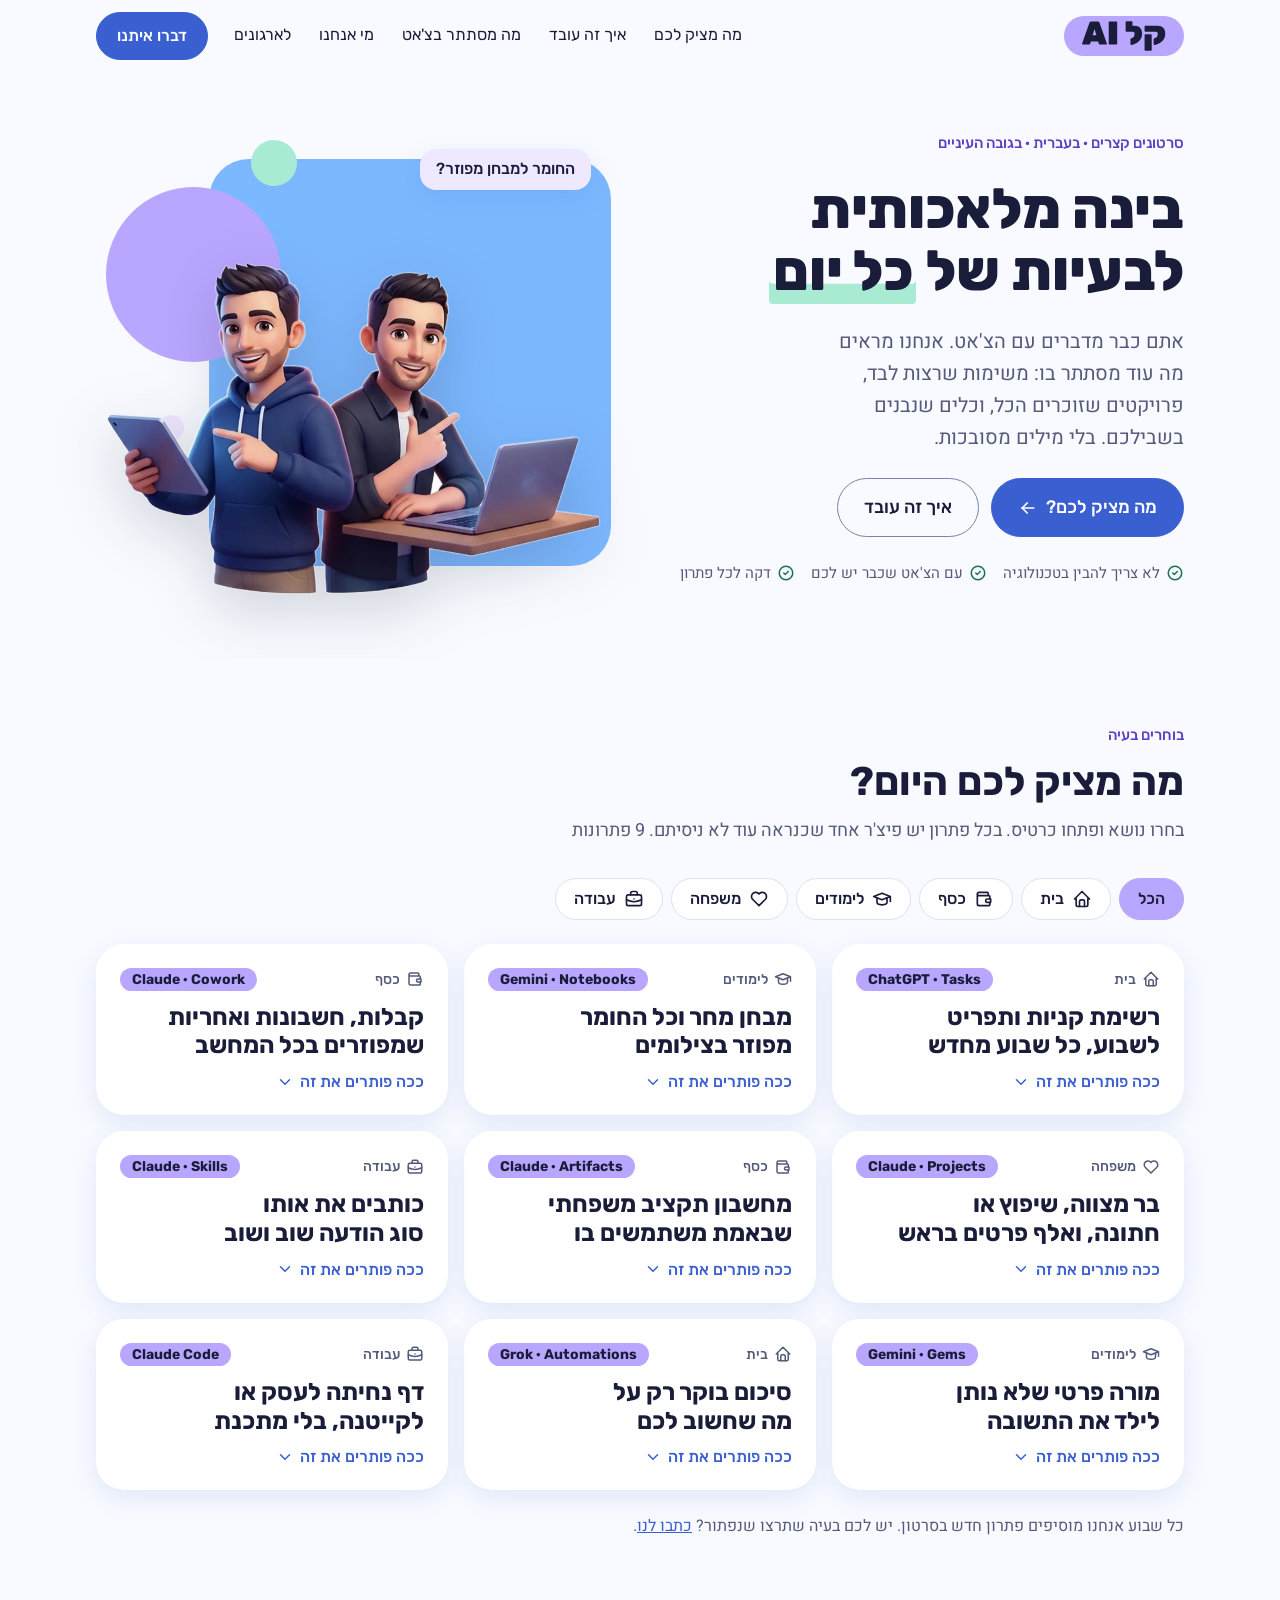
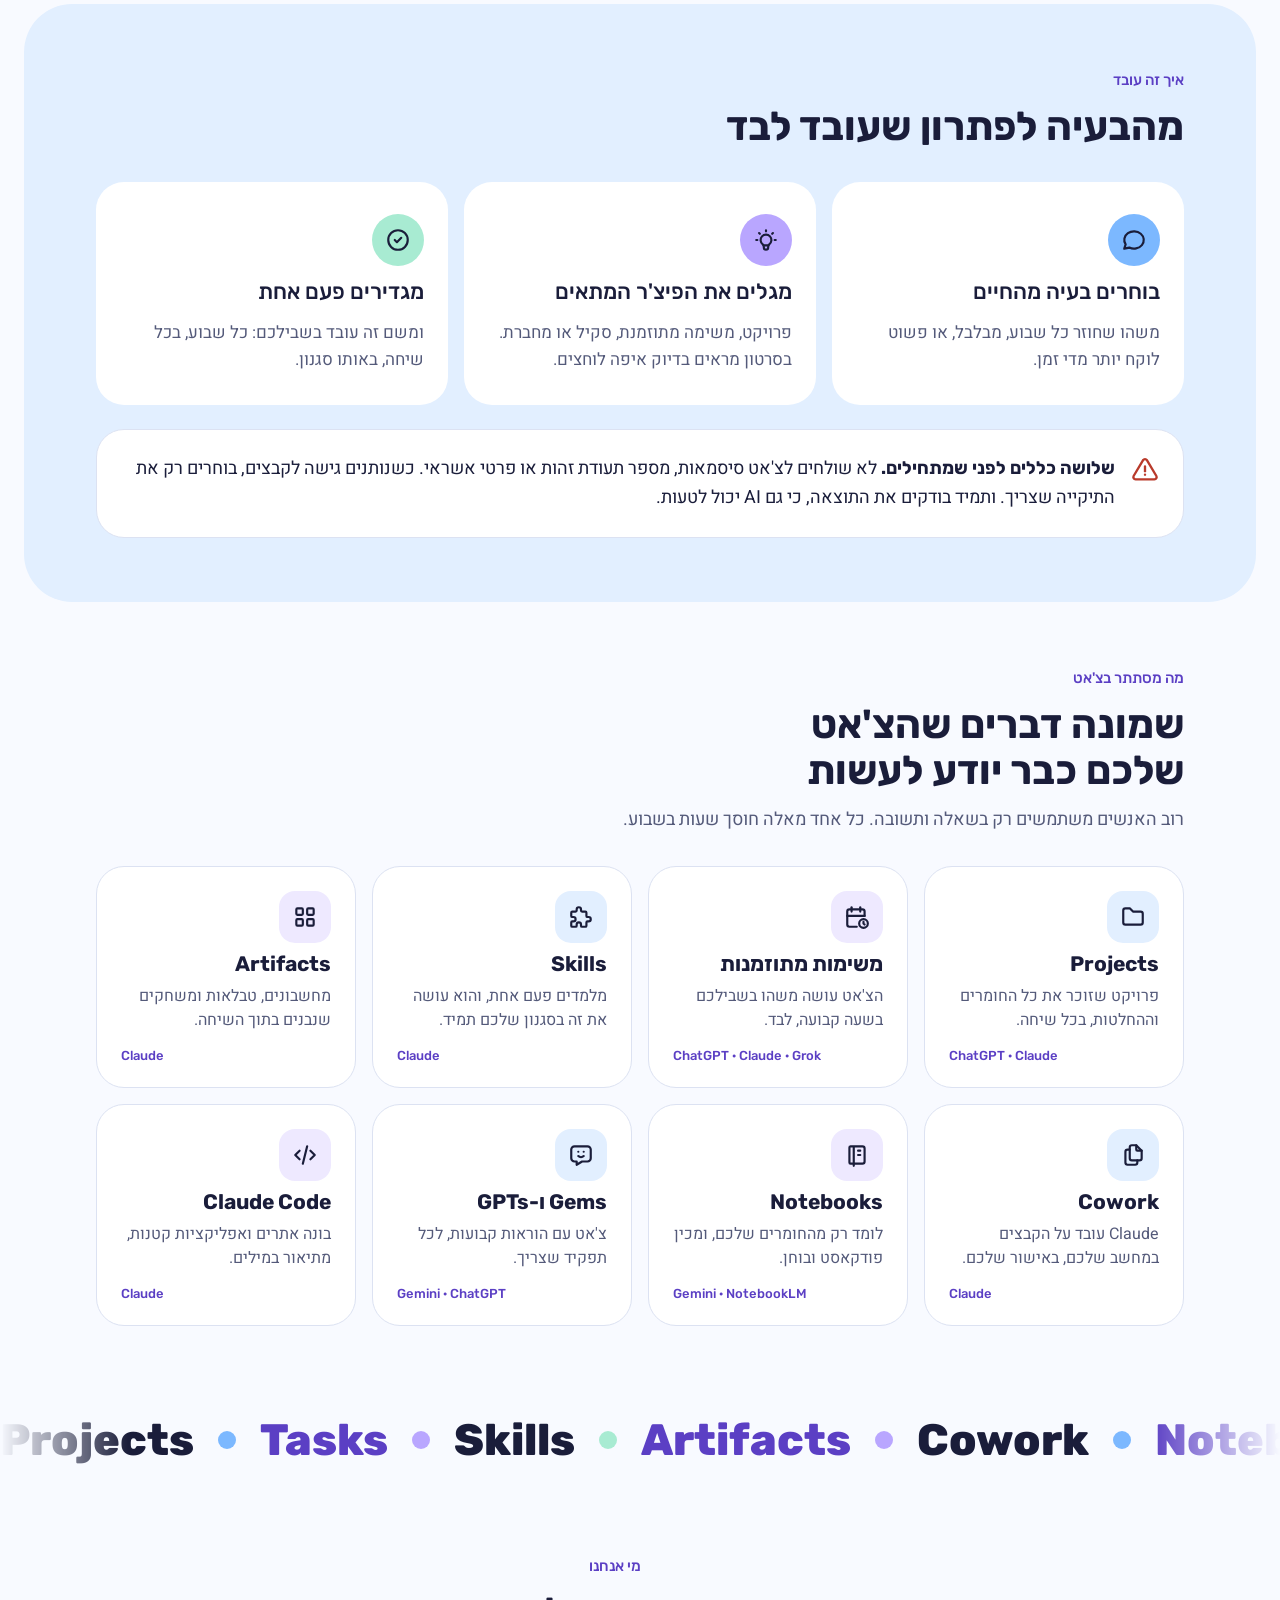
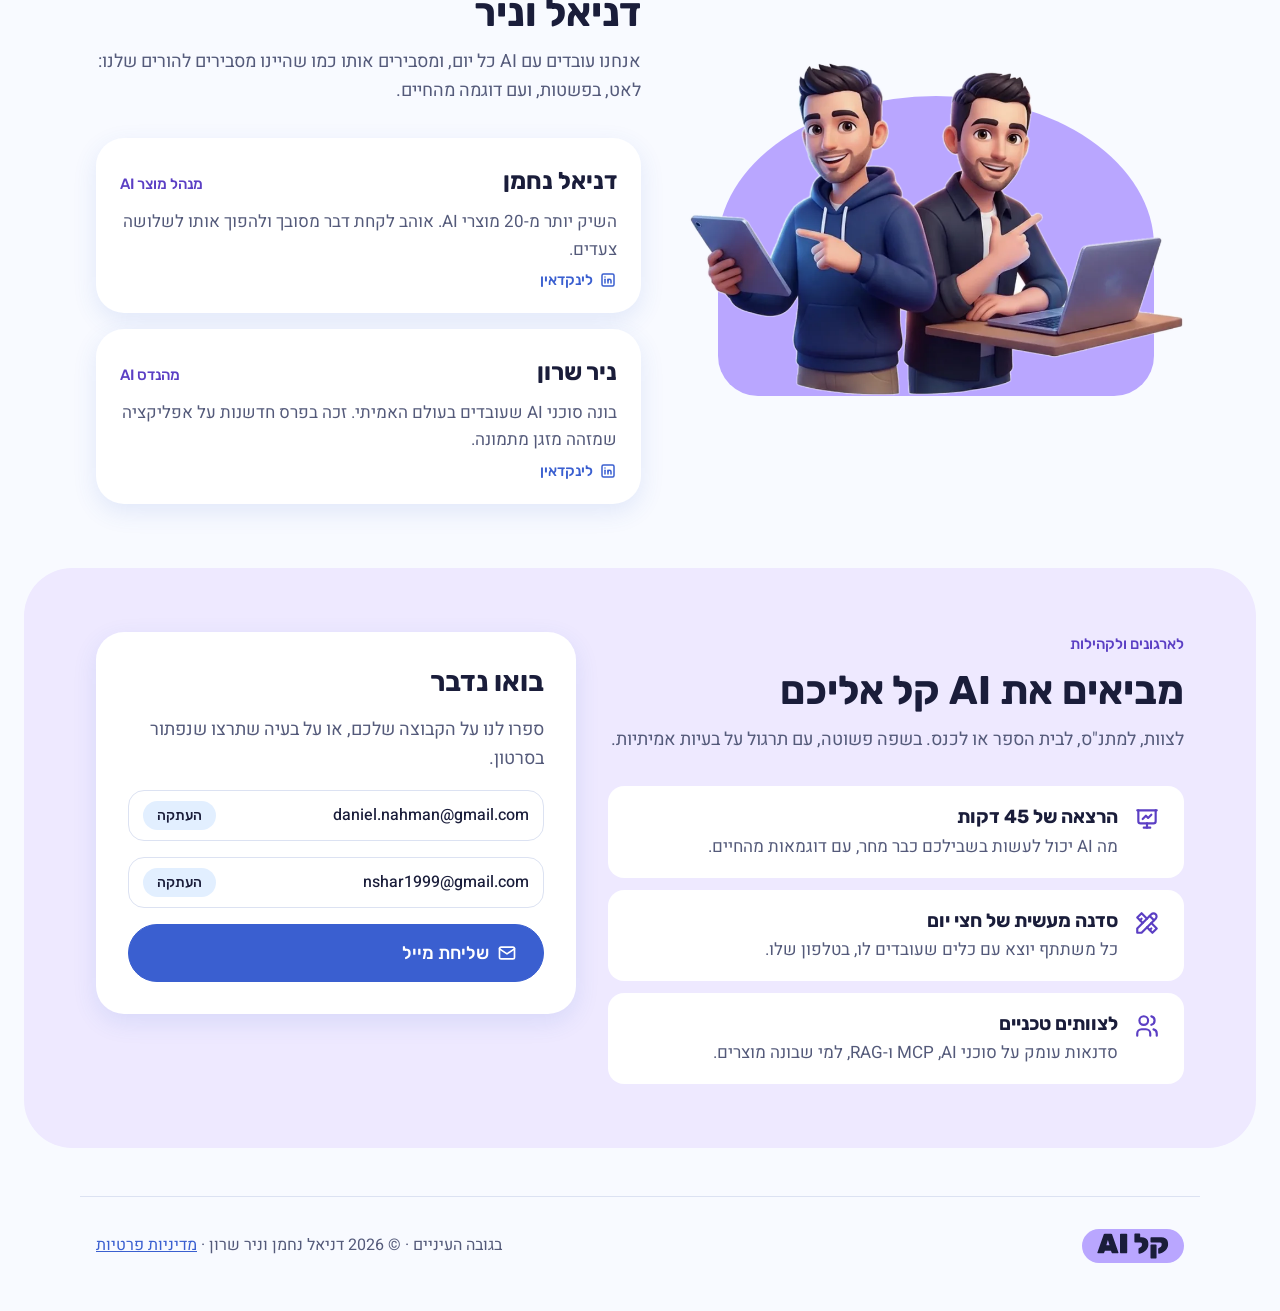
<file: index.html>
<!doctype html>
<html lang="he" dir="rtl">
<head>
<meta charset="utf-8">
<meta name="viewport" content="width=device-width, initial-scale=1, viewport-fit=cover">
<title>AI קל · בינה מלאכותית לבעיות של כל יום</title>
<meta name="description" content="סרטונים קצרים בעברית שמראים איך הפיצ'רים החזקים של ChatGPT, Claude ו-Gemini פותרים בעיות של כל יום. בגובה העיניים, עם דניאל וניר.">
<meta property="og:title" content="AI קל · בגובה העיניים">
<meta property="og:description" content="בינה מלאכותית לבעיות של כל יום, בלי מילים מסובכות.">
<meta name="theme-color" content="#F8FAFF">
<link rel="icon" href="assets/ai-kal-avatar.svg" type="image/svg+xml">
<link rel="preconnect" href="https://fonts.googleapis.com">
<link rel="preconnect" href="https://fonts.gstatic.com" crossorigin>
<link rel="stylesheet" href="https://fonts.googleapis.com/css2?family=Rubik:wght@400;500;700;800;900&family=Heebo:wght@400;500&display=swap">
<link rel="stylesheet" href="styles.css">
</head>
<body>
<a class="sr-only" href="#problems">דילוג לתוכן</a>
<header class="top">
  <div class="wrap">
    <a class="logo" href="#top" aria-label="AI קל, לראש העמוד"><img src="assets/ai-kal-wordmark.svg" alt="AI קל" width="120" height="40"></a>
    <nav class="nav" id="nav" aria-label="ניווט ראשי">
      <a href="#problems">מה מציק לכם</a>
      <a href="#how">איך זה עובד</a>
      <a href="#tools">מה מסתתר בצ'אט</a>
      <a href="#about">מי אנחנו</a>
      <a href="#orgs">לארגונים</a>
    </nav>
    <a class="btn btn-primary" href="#contact">דברו איתנו</a>
    <button class="menu-btn" type="button" aria-expanded="false" aria-controls="nav">תפריט</button>
  </div>
</header>

<main id="top">
  <section class="hero">
    <div class="wrap">
      <div class="hero-copy">
        <span class="eyebrow load" style="--d:0">סרטונים קצרים · בעברית · בגובה העיניים</span>
        <h1 class="display load" style="--d:1">בינה מלאכותית לבעיות של <span class="mark">כל יום</span></h1>
        <p class="lead load" style="--d:2">אתם כבר מדברים עם הצ'אט. אנחנו מראים מה עוד מסתתר בו: משימות שרצות לבד, פרויקטים שזוכרים הכל, וכלים שנבנים בשבילכם. בלי מילים מסובכות.</p>
        <div class="hero-actions load" style="--d:3">
          <a class="btn btn-primary" href="#problems">מה מציק לכם?<svg class="ico" viewBox="0 0 24 24" fill="none" stroke="currentColor" stroke-width="2" stroke-linecap="round" stroke-linejoin="round" aria-hidden="true"><path d="M5 12l14 0"/><path d="M5 12l6 6"/><path d="M5 12l6 -6"/></svg></a>
          <a class="btn" href="#how">איך זה עובד</a>
        </div>
        <div class="trust load" style="--d:4">
          <span><svg class="ico" viewBox="0 0 24 24" fill="none" stroke="currentColor" stroke-width="2" stroke-linecap="round" stroke-linejoin="round" aria-hidden="true"><path d="M12 12m-9 0a9 9 0 1 0 18 0a9 9 0 1 0 -18 0"/><path d="M9 12l2 2l4 -4"/></svg>לא צריך להבין בטכנולוגיה</span>
          <span><svg class="ico" viewBox="0 0 24 24" fill="none" stroke="currentColor" stroke-width="2" stroke-linecap="round" stroke-linejoin="round" aria-hidden="true"><path d="M12 12m-9 0a9 9 0 1 0 18 0a9 9 0 1 0 -18 0"/><path d="M9 12l2 2l4 -4"/></svg>עם הצ'אט שכבר יש לכם</span>
          <span><svg class="ico" viewBox="0 0 24 24" fill="none" stroke="currentColor" stroke-width="2" stroke-linecap="round" stroke-linejoin="round" aria-hidden="true"><path d="M12 12m-9 0a9 9 0 1 0 18 0a9 9 0 1 0 -18 0"/><path d="M9 12l2 2l4 -4"/></svg>דקה לכל פתרון</span>
        </div>
      </div>
      <div class="hero-art load" style="--d:2" aria-hidden="true">
        <span class="blob b1"></span><span class="blob b2"></span><span class="blob b3"></span><span class="blob b4"></span>
        <img src="assets/hosts.webp" alt="" width="900" height="606">
        <span class="bubble q" id="bq">כל חמישי, רשימת קניות?</span>
        <span class="bubble a" id="ba"><span class="dots" aria-hidden="true"><i></i><i></i><i></i></span><span class="ans"><svg class="ico" viewBox="0 0 24 24" fill="none" stroke="currentColor" stroke-width="2" stroke-linecap="round" stroke-linejoin="round" aria-hidden="true"><path d="M12 12m-9 0a9 9 0 1 0 18 0a9 9 0 1 0 -18 0"/><path d="M9 12l2 2l4 -4"/></svg><span id="bat">משימה מתוזמנת</span></span></span>
      </div>
    </div>
  </section>

  <section class="section" id="problems">
    <div class="wrap">
      <div class="sec-head" data-rise>
        <span class="eyebrow">בוחרים בעיה</span>
        <h2 class="h2">מה מציק לכם היום?</h2>
        <p>בחרו נושא ופתחו כרטיס. בכל פתרון יש פיצ'ר אחד שכנראה עוד לא ניסיתם. <span id="count">9 פתרונות</span></p>
      </div>
      <div class="chips" role="group" aria-label="סינון לפי נושא">
        <button type="button" class="chip" data-cat="all" aria-pressed="true">הכל</button>
        <button type="button" class="chip" data-cat="home" aria-pressed="false"><svg class="ico" viewBox="0 0 24 24" fill="none" stroke="currentColor" stroke-width="2" stroke-linecap="round" stroke-linejoin="round" aria-hidden="true"><path d="M5 12l-2 0l9 -9l9 9l-2 0"/><path d="M5 12v7a2 2 0 0 0 2 2h10a2 2 0 0 0 2 -2v-7"/><path d="M9 21v-6a2 2 0 0 1 2 -2h2a2 2 0 0 1 2 2v6"/></svg>בית</button>
        <button type="button" class="chip" data-cat="money" aria-pressed="false"><svg class="ico" viewBox="0 0 24 24" fill="none" stroke="currentColor" stroke-width="2" stroke-linecap="round" stroke-linejoin="round" aria-hidden="true"><path d="M17 8v-3a1 1 0 0 0 -1 -1h-10a2 2 0 0 0 0 4h12a1 1 0 0 1 1 1v3m0 4v3a1 1 0 0 1 -1 1h-12a2 2 0 0 1 -2 -2v-12"/><path d="M20 12v4h-4a2 2 0 0 1 0 -4h4"/></svg>כסף</button>
        <button type="button" class="chip" data-cat="study" aria-pressed="false"><svg class="ico" viewBox="0 0 24 24" fill="none" stroke="currentColor" stroke-width="2" stroke-linecap="round" stroke-linejoin="round" aria-hidden="true"><path d="M22 9l-10 -4l-10 4l10 4l10 -4v6"/><path d="M6 10.6v5.4a6 3 0 0 0 12 0v-5.4"/></svg>לימודים</button>
        <button type="button" class="chip" data-cat="family" aria-pressed="false"><svg class="ico" viewBox="0 0 24 24" fill="none" stroke="currentColor" stroke-width="2" stroke-linecap="round" stroke-linejoin="round" aria-hidden="true"><path d="M19.5 12.572l-7.5 7.428l-7.5 -7.428a5 5 0 1 1 7.5 -6.566a5 5 0 1 1 7.5 6.572"/></svg>משפחה</button>
        <button type="button" class="chip" data-cat="work" aria-pressed="false"><svg class="ico" viewBox="0 0 24 24" fill="none" stroke="currentColor" stroke-width="2" stroke-linecap="round" stroke-linejoin="round" aria-hidden="true"><path d="M3 7m0 2a2 2 0 0 1 2 -2h14a2 2 0 0 1 2 2v9a2 2 0 0 1 -2 2h-14a2 2 0 0 1 -2 -2z"/><path d="M8 7v-2a2 2 0 0 1 2 -2h4a2 2 0 0 1 2 2v2"/><path d="M12 12l0 .01"/><path d="M3 13a20 20 0 0 0 18 0"/></svg>עבודה</button>
      </div>
      <div class="cards">
      <details class="card" data-cat="home" data-rise style="--i:0">
        <summary>
          <span class="meta"><span class="cat"><svg class="ico" viewBox="0 0 24 24" fill="none" stroke="currentColor" stroke-width="2" stroke-linecap="round" stroke-linejoin="round" aria-hidden="true"><path d="M5 12l-2 0l9 -9l9 9l-2 0"/><path d="M5 12v7a2 2 0 0 0 2 2h10a2 2 0 0 0 2 -2v-7"/><path d="M9 21v-6a2 2 0 0 1 2 -2h2a2 2 0 0 1 2 2v6"/></svg>בית</span><span class="tool ltr">ChatGPT · Tasks</span></span>
          <h3>רשימת קניות ותפריט לשבוע, כל שבוע מחדש</h3>
          <span class="more">ככה פותרים את זה<svg class="ico" viewBox="0 0 24 24" fill="none" stroke="currentColor" stroke-width="2" stroke-linecap="round" stroke-linejoin="round" aria-hidden="true"><path d="M6 9l6 6l6 -6"/></svg></span>
        </summary>
        <div class="how-to">
          <p class="what"><svg class="ico" viewBox="0 0 24 24" fill="none" stroke="currentColor" stroke-width="2" stroke-linecap="round" stroke-linejoin="round" aria-hidden="true"><path d="M3 12h1m8 -9v1m8 8h1m-15.4 -6.4l.7 .7m12.1 -.7l-.7 .7"/><path d="M9 16a5 5 0 1 1 6 0a3.5 3.5 0 0 0 -1 3a2 2 0 0 1 -4 0a3.5 3.5 0 0 0 -1 -3"/><path d="M9.7 17l4.6 0"/></svg><span>משימה מתוזמנת: הצ'אט עושה משהו בשבילכם בשעה קבועה, בלי שתבקשו שוב.</span></p>
          <ol class="steps"><li><span>כותבים פעם אחת מה אתם אוכלים: צמחוני, ילדים קטנים, תקציב</span></li><li><span>מבקשים: <q>כל חמישי ב-9:00 תכין תפריט לשבוע ורשימת קניות לפי מחלקות</q></span></li><li><span>כל חמישי מגיעה התראה עם רשימה מוכנה לסופר</span></li></ol>
        </div>
      </details>
      <details class="card" data-cat="study" data-rise style="--i:1">
        <summary>
          <span class="meta"><span class="cat"><svg class="ico" viewBox="0 0 24 24" fill="none" stroke="currentColor" stroke-width="2" stroke-linecap="round" stroke-linejoin="round" aria-hidden="true"><path d="M22 9l-10 -4l-10 4l10 4l10 -4v6"/><path d="M6 10.6v5.4a6 3 0 0 0 12 0v-5.4"/></svg>לימודים</span><span class="tool ltr">Gemini · Notebooks</span></span>
          <h3>מבחן מחר וכל החומר מפוזר בצילומים</h3>
          <span class="more">ככה פותרים את זה<svg class="ico" viewBox="0 0 24 24" fill="none" stroke="currentColor" stroke-width="2" stroke-linecap="round" stroke-linejoin="round" aria-hidden="true"><path d="M6 9l6 6l6 -6"/></svg></span>
        </summary>
        <div class="how-to">
          <p class="what"><svg class="ico" viewBox="0 0 24 24" fill="none" stroke="currentColor" stroke-width="2" stroke-linecap="round" stroke-linejoin="round" aria-hidden="true"><path d="M3 12h1m8 -9v1m8 8h1m-15.4 -6.4l.7 .7m12.1 -.7l-.7 .7"/><path d="M9 16a5 5 0 1 1 6 0a3.5 3.5 0 0 0 -1 3a2 2 0 0 1 -4 0a3.5 3.5 0 0 0 -1 -3"/><path d="M9.7 17l4.6 0"/></svg><span>מחברת (NotebookLM) לומדת רק מהחומרים שהעליתם, ולא ממציאה מהאינטרנט.</span></p>
          <ol class="steps"><li><span>מעלים למחברת את הצילומים, הסיכומים והמצגות מהכיתה</span></li><li><span>מבקשים סקירה קולית, מעין פודקאסט קצר שאפשר לשמוע באוטובוס</span></li><li><span>מבקשים בוחן תרגול, ובודקים מה עוד לא יושב</span></li></ol>
        </div>
      </details>
      <details class="card" data-cat="money" data-rise style="--i:2">
        <summary>
          <span class="meta"><span class="cat"><svg class="ico" viewBox="0 0 24 24" fill="none" stroke="currentColor" stroke-width="2" stroke-linecap="round" stroke-linejoin="round" aria-hidden="true"><path d="M17 8v-3a1 1 0 0 0 -1 -1h-10a2 2 0 0 0 0 4h12a1 1 0 0 1 1 1v3m0 4v3a1 1 0 0 1 -1 1h-12a2 2 0 0 1 -2 -2v-12"/><path d="M20 12v4h-4a2 2 0 0 1 0 -4h4"/></svg>כסף</span><span class="tool ltr">Claude · Cowork</span></span>
          <h3>קבלות, חשבונות ואחריות שמפוזרים בכל המחשב</h3>
          <span class="more">ככה פותרים את זה<svg class="ico" viewBox="0 0 24 24" fill="none" stroke="currentColor" stroke-width="2" stroke-linecap="round" stroke-linejoin="round" aria-hidden="true"><path d="M6 9l6 6l6 -6"/></svg></span>
        </summary>
        <div class="how-to">
          <p class="what"><svg class="ico" viewBox="0 0 24 24" fill="none" stroke="currentColor" stroke-width="2" stroke-linecap="round" stroke-linejoin="round" aria-hidden="true"><path d="M3 12h1m8 -9v1m8 8h1m-15.4 -6.4l.7 .7m12.1 -.7l-.7 .7"/><path d="M9 16a5 5 0 1 1 6 0a3.5 3.5 0 0 0 -1 3a2 2 0 0 1 -4 0a3.5 3.5 0 0 0 -1 -3"/><path d="M9.7 17l4.6 0"/></svg><span>Cowork נותן ל-Claude לעבוד ישירות על הקבצים במחשב שלכם, באישור שלכם.</span></p>
          <ol class="steps"><li><span>פותחים את Cowork באפליקציה של Claude ובוחרים את תיקיית ההורדות</span></li><li><span>מבקשים: <q>תמיין את הקבלות לתיקיות לפי חודש, ותבנה טבלת הוצאות</q></span></li><li><span>מקבלים תיקיות מסודרות וקובץ אקסל, בלי לגרור קובץ אחד</span></li></ol>
        </div>
      </details>
      <details class="card" data-cat="family" data-rise style="--i:0">
        <summary>
          <span class="meta"><span class="cat"><svg class="ico" viewBox="0 0 24 24" fill="none" stroke="currentColor" stroke-width="2" stroke-linecap="round" stroke-linejoin="round" aria-hidden="true"><path d="M19.5 12.572l-7.5 7.428l-7.5 -7.428a5 5 0 1 1 7.5 -6.566a5 5 0 1 1 7.5 6.572"/></svg>משפחה</span><span class="tool ltr">Claude · Projects</span></span>
          <h3>בר מצווה, שיפוץ או חתונה, ואלף פרטים בראש</h3>
          <span class="more">ככה פותרים את זה<svg class="ico" viewBox="0 0 24 24" fill="none" stroke="currentColor" stroke-width="2" stroke-linecap="round" stroke-linejoin="round" aria-hidden="true"><path d="M6 9l6 6l6 -6"/></svg></span>
        </summary>
        <div class="how-to">
          <p class="what"><svg class="ico" viewBox="0 0 24 24" fill="none" stroke="currentColor" stroke-width="2" stroke-linecap="round" stroke-linejoin="round" aria-hidden="true"><path d="M3 12h1m8 -9v1m8 8h1m-15.4 -6.4l.7 .7m12.1 -.7l-.7 .7"/><path d="M9 16a5 5 0 1 1 6 0a3.5 3.5 0 0 0 -1 3a2 2 0 0 1 -4 0a3.5 3.5 0 0 0 -1 -3"/><path d="M9.7 17l4.6 0"/></svg><span>פרויקט זוכר את כל החומרים וההחלטות, בכל שיחה חדשה שפותחים בתוכו.</span></p>
          <ol class="steps"><li><span>פותחים פרויקט בשם האירוע ומעלים הצעות מחיר, רשימת מוזמנים ותקציב</span></li><li><span>כל שאלה נשאלת בתוך הפרויקט, בלי להסביר הכל מההתחלה</span></li><li><span>פעם בשבוע שואלים: <q>מה עוד לא סגרנו, ומה הכי דחוף?</q></span></li></ol>
        </div>
      </details>
      <details class="card" data-cat="money" data-rise style="--i:1">
        <summary>
          <span class="meta"><span class="cat"><svg class="ico" viewBox="0 0 24 24" fill="none" stroke="currentColor" stroke-width="2" stroke-linecap="round" stroke-linejoin="round" aria-hidden="true"><path d="M17 8v-3a1 1 0 0 0 -1 -1h-10a2 2 0 0 0 0 4h12a1 1 0 0 1 1 1v3m0 4v3a1 1 0 0 1 -1 1h-12a2 2 0 0 1 -2 -2v-12"/><path d="M20 12v4h-4a2 2 0 0 1 0 -4h4"/></svg>כסף</span><span class="tool ltr">Claude · Artifacts</span></span>
          <h3>מחשבון תקציב משפחתי שבאמת משתמשים בו</h3>
          <span class="more">ככה פותרים את זה<svg class="ico" viewBox="0 0 24 24" fill="none" stroke="currentColor" stroke-width="2" stroke-linecap="round" stroke-linejoin="round" aria-hidden="true"><path d="M6 9l6 6l6 -6"/></svg></span>
        </summary>
        <div class="how-to">
          <p class="what"><svg class="ico" viewBox="0 0 24 24" fill="none" stroke="currentColor" stroke-width="2" stroke-linecap="round" stroke-linejoin="round" aria-hidden="true"><path d="M3 12h1m8 -9v1m8 8h1m-15.4 -6.4l.7 .7m12.1 -.7l-.7 .7"/><path d="M9 16a5 5 0 1 1 6 0a3.5 3.5 0 0 0 -1 3a2 2 0 0 1 -4 0a3.5 3.5 0 0 0 -1 -3"/><path d="M9.7 17l4.6 0"/></svg><span>Artifact הוא כלי אמיתי שנבנה בתוך השיחה: מחשבון, טבלה או משחק, עם קישור לשיתוף.</span></p>
          <ol class="steps"><li><span>מבקשים: <q>תבנה לי מחשבון תקציב חודשי, עם הכנסות, הוצאות קבועות וחיסכון</q></span></li><li><span>ממלאים את המספרים ישר בכלי שנבנה, בלי אקסל</span></li><li><span>משתפים קישור עם בן או בת הזוג, ומעדכנים יחד</span></li></ol>
        </div>
      </details>
      <details class="card" data-cat="work" data-rise style="--i:2">
        <summary>
          <span class="meta"><span class="cat"><svg class="ico" viewBox="0 0 24 24" fill="none" stroke="currentColor" stroke-width="2" stroke-linecap="round" stroke-linejoin="round" aria-hidden="true"><path d="M3 7m0 2a2 2 0 0 1 2 -2h14a2 2 0 0 1 2 2v9a2 2 0 0 1 -2 2h-14a2 2 0 0 1 -2 -2z"/><path d="M8 7v-2a2 2 0 0 1 2 -2h4a2 2 0 0 1 2 2v2"/><path d="M12 12l0 .01"/><path d="M3 13a20 20 0 0 0 18 0"/></svg>עבודה</span><span class="tool ltr">Claude · Skills</span></span>
          <h3>כותבים את אותו סוג הודעה שוב ושוב</h3>
          <span class="more">ככה פותרים את זה<svg class="ico" viewBox="0 0 24 24" fill="none" stroke="currentColor" stroke-width="2" stroke-linecap="round" stroke-linejoin="round" aria-hidden="true"><path d="M6 9l6 6l6 -6"/></svg></span>
        </summary>
        <div class="how-to">
          <p class="what"><svg class="ico" viewBox="0 0 24 24" fill="none" stroke="currentColor" stroke-width="2" stroke-linecap="round" stroke-linejoin="round" aria-hidden="true"><path d="M3 12h1m8 -9v1m8 8h1m-15.4 -6.4l.7 .7m12.1 -.7l-.7 .7"/><path d="M9 16a5 5 0 1 1 6 0a3.5 3.5 0 0 0 -1 3a2 2 0 0 1 -4 0a3.5 3.5 0 0 0 -1 -3"/><path d="M9.7 17l4.6 0"/></svg><span>סקיל הוא מתכון קבוע: מלמדים את Claude פעם אחת, והוא עושה את זה ככה תמיד.</span></p>
          <ol class="steps"><li><span>מראים ל-Claude 2-3 הצעות מחיר טובות שכתבתם, ומבקשים לשמור את הסגנון כסקיל</span></li><li><span>מעכשיו כותבים רק: <q>הצעת מחיר לדנה, צילומי משפחה, שעתיים</q></span></li><li><span>ההצעה יוצאת במבנה, בטון ובמחירים שלכם, בכל פעם</span></li></ol>
        </div>
      </details>
      <details class="card" data-cat="study" data-rise style="--i:0">
        <summary>
          <span class="meta"><span class="cat"><svg class="ico" viewBox="0 0 24 24" fill="none" stroke="currentColor" stroke-width="2" stroke-linecap="round" stroke-linejoin="round" aria-hidden="true"><path d="M22 9l-10 -4l-10 4l10 4l10 -4v6"/><path d="M6 10.6v5.4a6 3 0 0 0 12 0v-5.4"/></svg>לימודים</span><span class="tool ltr">Gemini · Gems</span></span>
          <h3>מורה פרטי שלא נותן לילד את התשובה</h3>
          <span class="more">ככה פותרים את זה<svg class="ico" viewBox="0 0 24 24" fill="none" stroke="currentColor" stroke-width="2" stroke-linecap="round" stroke-linejoin="round" aria-hidden="true"><path d="M6 9l6 6l6 -6"/></svg></span>
        </summary>
        <div class="how-to">
          <p class="what"><svg class="ico" viewBox="0 0 24 24" fill="none" stroke="currentColor" stroke-width="2" stroke-linecap="round" stroke-linejoin="round" aria-hidden="true"><path d="M3 12h1m8 -9v1m8 8h1m-15.4 -6.4l.7 .7m12.1 -.7l-.7 .7"/><path d="M9 16a5 5 0 1 1 6 0a3.5 3.5 0 0 0 -1 3a2 2 0 0 1 -4 0a3.5 3.5 0 0 0 -1 -3"/><path d="M9.7 17l4.6 0"/></svg><span>Gem הוא צ'אט עם הוראות קבועות, שאפשר לפתוח מחדש בכל פעם.</span></p>
          <ol class="steps"><li><span>יוצרים Gem בשם <q>המורה של נועה</q></span></li><li><span>כותבים לו: <q>את מורה סבלנית. לא נותנת תשובות, רק שואלת שאלות שמובילות אליהן</q></span></li><li><span>הילד פותח את ה-Gem בכל שיעורי בית, והמורה תמיד באותו טון</span></li></ol>
        </div>
      </details>
      <details class="card" data-cat="home" data-rise style="--i:1">
        <summary>
          <span class="meta"><span class="cat"><svg class="ico" viewBox="0 0 24 24" fill="none" stroke="currentColor" stroke-width="2" stroke-linecap="round" stroke-linejoin="round" aria-hidden="true"><path d="M5 12l-2 0l9 -9l9 9l-2 0"/><path d="M5 12v7a2 2 0 0 0 2 2h10a2 2 0 0 0 2 -2v-7"/><path d="M9 21v-6a2 2 0 0 1 2 -2h2a2 2 0 0 1 2 2v6"/></svg>בית</span><span class="tool ltr">Grok · Automations</span></span>
          <h3>סיכום בוקר רק על מה שחשוב לכם</h3>
          <span class="more">ככה פותרים את זה<svg class="ico" viewBox="0 0 24 24" fill="none" stroke="currentColor" stroke-width="2" stroke-linecap="round" stroke-linejoin="round" aria-hidden="true"><path d="M6 9l6 6l6 -6"/></svg></span>
        </summary>
        <div class="how-to">
          <p class="what"><svg class="ico" viewBox="0 0 24 24" fill="none" stroke="currentColor" stroke-width="2" stroke-linecap="round" stroke-linejoin="round" aria-hidden="true"><path d="M3 12h1m8 -9v1m8 8h1m-15.4 -6.4l.7 .7m12.1 -.7l-.7 .7"/><path d="M9 16a5 5 0 1 1 6 0a3.5 3.5 0 0 0 -1 3a2 2 0 0 1 -4 0a3.5 3.5 0 0 0 -1 -3"/><path d="M9.7 17l4.6 0"/></svg><span>אוטומציה מריצה בקשה קבועה בשעה שבחרתם, ושולחת לכם את התוצאה.</span></p>
          <ol class="steps"><li><span>יוצרים אוטומציה חדשה ב-Grok</span></li><li><span>כותבים: <q>כל בוקר ב-7:00, חמש שורות על מה שקרה בעיר שלי ובנושאים שאני עוקב אחריהם</q></span></li><li><span>קוראים סיכום קצר עם הקפה, במקום לגלול חצי שעה</span></li></ol>
        </div>
      </details>
      <details class="card" data-cat="work" data-rise style="--i:2">
        <summary>
          <span class="meta"><span class="cat"><svg class="ico" viewBox="0 0 24 24" fill="none" stroke="currentColor" stroke-width="2" stroke-linecap="round" stroke-linejoin="round" aria-hidden="true"><path d="M3 7m0 2a2 2 0 0 1 2 -2h14a2 2 0 0 1 2 2v9a2 2 0 0 1 -2 2h-14a2 2 0 0 1 -2 -2z"/><path d="M8 7v-2a2 2 0 0 1 2 -2h4a2 2 0 0 1 2 2v2"/><path d="M12 12l0 .01"/><path d="M3 13a20 20 0 0 0 18 0"/></svg>עבודה</span><span class="tool ltr">Claude Code</span></span>
          <h3>דף נחיתה לעסק או לקייטנה, בלי מתכנת</h3>
          <span class="more">ככה פותרים את זה<svg class="ico" viewBox="0 0 24 24" fill="none" stroke="currentColor" stroke-width="2" stroke-linecap="round" stroke-linejoin="round" aria-hidden="true"><path d="M6 9l6 6l6 -6"/></svg></span>
        </summary>
        <div class="how-to">
          <p class="what"><svg class="ico" viewBox="0 0 24 24" fill="none" stroke="currentColor" stroke-width="2" stroke-linecap="round" stroke-linejoin="round" aria-hidden="true"><path d="M3 12h1m8 -9v1m8 8h1m-15.4 -6.4l.7 .7m12.1 -.7l-.7 .7"/><path d="M9 16a5 5 0 1 1 6 0a3.5 3.5 0 0 0 -1 3a2 2 0 0 1 -4 0a3.5 3.5 0 0 0 -1 -3"/><path d="M9.7 17l4.6 0"/></svg><span>Claude Code בונה אתרים ואפליקציות קטנות בשבילכם, ואפשר לעבוד איתו מתוך האפליקציה.</span></p>
          <ol class="steps"><li><span>מתארים במילים: <q>דף אחד לקייטנת קיץ, עם תמונות, מחירים וטופס הרשמה</q></span></li><li><span>מסתכלים על התוצאה ומבקשים שינויים כמו מעצב: <q>יותר צבעוני, כפתור גדול יותר</q></span></li><li><span>מבקשים לעלות לאוויר, ומקבלים קישור לשלוח בקבוצה</span></li></ol>
        </div>
      </details>
      </div>
      <p class="empty-note">כל שבוע אנחנו מוסיפים פתרון חדש בסרטון. יש לכם בעיה שתרצו שנפתור? <a href="#contact">כתבו לנו</a>.</p>
    </div>
  </section>

  <section class="band sky" id="how">
    <div class="wrap">
      <div class="sec-head" data-rise>
        <span class="eyebrow">איך זה עובד</span>
        <h2 class="h2">מהבעיה לפתרון שעובד לבד</h2>
      </div>
      <ol class="how">
        <li data-rise style="--i:0"><span class="num" style="background:var(--sky)"><svg class="ico" viewBox="0 0 24 24" fill="none" stroke="currentColor" stroke-width="2" stroke-linecap="round" stroke-linejoin="round" aria-hidden="true"><path d="M3 20l1.3 -3.9c-2.324 -3.437 -1.426 -7.872 2.1 -10.374c3.526 -2.501 8.59 -2.296 11.845 .48c3.255 2.777 3.695 7.266 1.029 10.501c-2.666 3.235 -7.615 4.215 -11.574 2.293l-4.7 1"/></svg></span><h3 class="h3">בוחרים בעיה מהחיים</h3><p>משהו שחוזר כל שבוע, מבלבל, או פשוט לוקח יותר מדי זמן.</p></li>
        <li data-rise style="--i:1"><span class="num" style="background:var(--lilac)"><svg class="ico" viewBox="0 0 24 24" fill="none" stroke="currentColor" stroke-width="2" stroke-linecap="round" stroke-linejoin="round" aria-hidden="true"><path d="M3 12h1m8 -9v1m8 8h1m-15.4 -6.4l.7 .7m12.1 -.7l-.7 .7"/><path d="M9 16a5 5 0 1 1 6 0a3.5 3.5 0 0 0 -1 3a2 2 0 0 1 -4 0a3.5 3.5 0 0 0 -1 -3"/><path d="M9.7 17l4.6 0"/></svg></span><h3 class="h3">מגלים את הפיצ'ר המתאים</h3><p>פרויקט, משימה מתוזמנת, סקיל או מחברת. בסרטון מראים בדיוק איפה לוחצים.</p></li>
        <li data-rise style="--i:2"><span class="num" style="background:var(--mint)"><svg class="ico" viewBox="0 0 24 24" fill="none" stroke="currentColor" stroke-width="2" stroke-linecap="round" stroke-linejoin="round" aria-hidden="true"><path d="M12 12m-9 0a9 9 0 1 0 18 0a9 9 0 1 0 -18 0"/><path d="M9 12l2 2l4 -4"/></svg></span><h3 class="h3">מגדירים פעם אחת</h3><p>ומשם זה עובד בשבילכם: כל שבוע, בכל שיחה, באותו סגנון.</p></li>
      </ol>
      <div class="safe" data-rise>
        <svg class="ico" viewBox="0 0 24 24" fill="none" stroke="currentColor" stroke-width="2" stroke-linecap="round" stroke-linejoin="round" aria-hidden="true"><path d="M12 9v4"/><path d="M10.363 3.591l-8.106 13.534a1.914 1.914 0 0 0 1.636 2.871h16.214a1.914 1.914 0 0 0 1.636 -2.87l-8.106 -13.536a1.914 1.914 0 0 0 -3.274 0z"/><path d="M12 16h.01"/></svg>
        <p><b>שלושה כללים לפני שמתחילים.</b> לא שולחים לצ'אט סיסמאות, מספר תעודת זהות או פרטי אשראי. כשנותנים גישה לקבצים, בוחרים רק את התיקייה שצריך. ותמיד בודקים את התוצאה, כי גם AI יכול לטעות.</p>
      </div>
    </div>
  </section>

  <section class="section" id="tools">
    <div class="wrap">
      <div class="sec-head" data-rise>
        <span class="eyebrow">מה מסתתר בצ'אט</span>
        <h2 class="h2">שמונה דברים שהצ'אט שלכם כבר יודע לעשות</h2>
        <p>רוב האנשים משתמשים רק בשאלה ותשובה. כל אחד מאלה חוסך שעות בשבוע.</p>
      </div>
      <div class="feats">
        <div class="feat" data-rise style="--i:0"><span class="feat-ico"><svg class="ico" viewBox="0 0 24 24" fill="none" stroke="currentColor" stroke-width="2" stroke-linecap="round" stroke-linejoin="round" aria-hidden="true"><path d="M5 4h4l3 3h7a2 2 0 0 1 2 2v8a2 2 0 0 1 -2 2h-14a2 2 0 0 1 -2 -2v-11a2 2 0 0 1 2 -2"/></svg></span><b>Projects</b><p>פרויקט שזוכר את כל החומרים וההחלטות, בכל שיחה.</p><span class="where ltr">ChatGPT · Claude</span></div>
        <div class="feat" data-rise style="--i:1"><span class="feat-ico"><svg class="ico" viewBox="0 0 24 24" fill="none" stroke="currentColor" stroke-width="2" stroke-linecap="round" stroke-linejoin="round" aria-hidden="true"><path d="M11.795 21h-6.795a2 2 0 0 1 -2 -2v-12a2 2 0 0 1 2 -2h12a2 2 0 0 1 2 2v4"/><path d="M18 18m-4 0a4 4 0 1 0 8 0a4 4 0 1 0 -8 0"/><path d="M15 3v4"/><path d="M7 3v4"/><path d="M3 11h16"/><path d="M18 16.496v1.504l1 1"/></svg></span><b>משימות מתוזמנות</b><p>הצ'אט עושה משהו בשבילכם בשעה קבועה, לבד.</p><span class="where ltr">ChatGPT · Claude · Grok</span></div>
        <div class="feat" data-rise style="--i:2"><span class="feat-ico"><svg class="ico" viewBox="0 0 24 24" fill="none" stroke="currentColor" stroke-width="2" stroke-linecap="round" stroke-linejoin="round" aria-hidden="true"><path d="M4 7h3a1 1 0 0 0 1 -1v-1a2 2 0 0 1 4 0v1a1 1 0 0 0 1 1h3a1 1 0 0 1 1 1v3a1 1 0 0 0 1 1h1a2 2 0 0 1 0 4h-1a1 1 0 0 0 -1 1v3a1 1 0 0 1 -1 1h-3a1 1 0 0 1 -1 -1v-1a2 2 0 0 0 -4 0v1a1 1 0 0 1 -1 1h-3a1 1 0 0 1 -1 -1v-3a1 1 0 0 1 1 -1h1a2 2 0 0 0 0 -4h-1a1 1 0 0 1 -1 -1v-3a1 1 0 0 1 1 -1"/></svg></span><b>Skills</b><p>מלמדים פעם אחת, והוא עושה את זה בסגנון שלכם תמיד.</p><span class="where ltr">Claude</span></div>
        <div class="feat" data-rise style="--i:3"><span class="feat-ico"><svg class="ico" viewBox="0 0 24 24" fill="none" stroke="currentColor" stroke-width="2" stroke-linecap="round" stroke-linejoin="round" aria-hidden="true"><path d="M4 4m0 1a1 1 0 0 1 1 -1h4a1 1 0 0 1 1 1v4a1 1 0 0 1 -1 1h-4a1 1 0 0 1 -1 -1z"/><path d="M14 4m0 1a1 1 0 0 1 1 -1h4a1 1 0 0 1 1 1v4a1 1 0 0 1 -1 1h-4a1 1 0 0 1 -1 -1z"/><path d="M4 14m0 1a1 1 0 0 1 1 -1h4a1 1 0 0 1 1 1v4a1 1 0 0 1 -1 1h-4a1 1 0 0 1 -1 -1z"/><path d="M14 14m0 1a1 1 0 0 1 1 -1h4a1 1 0 0 1 1 1v4a1 1 0 0 1 -1 1h-4a1 1 0 0 1 -1 -1z"/></svg></span><b>Artifacts</b><p>מחשבונים, טבלאות ומשחקים שנבנים בתוך השיחה.</p><span class="where ltr">Claude</span></div>
        <div class="feat" data-rise style="--i:0"><span class="feat-ico"><svg class="ico" viewBox="0 0 24 24" fill="none" stroke="currentColor" stroke-width="2" stroke-linecap="round" stroke-linejoin="round" aria-hidden="true"><path d="M15 3v4a1 1 0 0 0 1 1h4"/><path d="M18 17h-7a2 2 0 0 1 -2 -2v-10a2 2 0 0 1 2 -2h4l5 5v7a2 2 0 0 1 -2 2z"/><path d="M16 17v2a2 2 0 0 1 -2 2h-7a2 2 0 0 1 -2 -2v-10a2 2 0 0 1 2 -2h2"/></svg></span><b>Cowork</b><p>Claude עובד על הקבצים במחשב שלכם, באישור שלכם.</p><span class="where ltr">Claude</span></div>
        <div class="feat" data-rise style="--i:1"><span class="feat-ico"><svg class="ico" viewBox="0 0 24 24" fill="none" stroke="currentColor" stroke-width="2" stroke-linecap="round" stroke-linejoin="round" aria-hidden="true"><path d="M6 4h11a2 2 0 0 1 2 2v12a2 2 0 0 1 -2 2h-11a1 1 0 0 1 -1 -1v-14a1 1 0 0 1 1 -1m3 0v18"/><path d="M13 8l2 0"/><path d="M13 12l2 0"/></svg></span><b>Notebooks</b><p>לומד רק מהחומרים שלכם, ומכין פודקאסט ובוחן.</p><span class="where ltr">Gemini · NotebookLM</span></div>
        <div class="feat" data-rise style="--i:2"><span class="feat-ico"><svg class="ico" viewBox="0 0 24 24" fill="none" stroke="currentColor" stroke-width="2" stroke-linecap="round" stroke-linejoin="round" aria-hidden="true"><path d="M18 4a3 3 0 0 1 3 3v8a3 3 0 0 1 -3 3h-5l-5 3v-3h-2a3 3 0 0 1 -3 -3v-8a3 3 0 0 1 3 -3h12z"/><path d="M9.5 9h.01"/><path d="M14.5 9h.01"/><path d="M9.5 13a3.5 3.5 0 0 0 5 0"/></svg></span><b><span class="ltr">Gems</span> ו-<span class="ltr">GPTs</span></b><p>צ'אט עם הוראות קבועות, לכל תפקיד שצריך.</p><span class="where ltr">Gemini · ChatGPT</span></div>
        <div class="feat" data-rise style="--i:3"><span class="feat-ico"><svg class="ico" viewBox="0 0 24 24" fill="none" stroke="currentColor" stroke-width="2" stroke-linecap="round" stroke-linejoin="round" aria-hidden="true"><path d="M7 8l-4 4l4 4"/><path d="M17 8l4 4l-4 4"/><path d="M14 4l-4 16"/></svg></span><b>Claude Code</b><p>בונה אתרים ואפליקציות קטנות, מתיאור במילים.</p><span class="where ltr">Claude</span></div>
      </div>
    </div>
  </section>

  <div class="ribbon" aria-hidden="true"><div class="ribbon-track"><div class="ribbon-set"><span>Projects</span><i></i><span>Tasks</span><i></i><span>Skills</span><i></i><span>Artifacts</span><i></i><span>Cowork</span><i></i><span>Notebooks</span><i></i><span>Gems</span><i></i><span>Claude Code</span><i></i><span>Automations</span><i></i><span>GPTs</span><i></i></div><div class="ribbon-set"><span>Projects</span><i></i><span>Tasks</span><i></i><span>Skills</span><i></i><span>Artifacts</span><i></i><span>Cowork</span><i></i><span>Notebooks</span><i></i><span>Gems</span><i></i><span>Claude Code</span><i></i><span>Automations</span><i></i><span>GPTs</span><i></i></div></div></div>

  <section class="section hosts" id="about">
    <div class="wrap">
      <div class="hosts-art" data-rise><img src="assets/hosts.webp" alt="איור של דניאל וניר" width="900" height="606" loading="lazy"></div>
      <div>
        <div class="sec-head" data-rise>
          <span class="eyebrow">מי אנחנו</span>
          <h2 class="h2">דניאל וניר</h2>
          <p>אנחנו עובדים עם AI כל יום, ומסבירים אותו כמו שהיינו מסבירים להורים שלנו: לאט, בפשטות, ועם דוגמה מהחיים.</p>
        </div>
        <div class="people">
          <div class="person" data-rise><div class="row"><h3>דניאל נחמן</h3><span class="role">מנהל מוצר AI</span></div><p>השיק יותר מ-20 מוצרי AI. אוהב לקחת דבר מסובך ולהפוך אותו לשלושה צעדים.</p><a href="https://www.linkedin.com/in/daniel-nahman-990b09152" target="_blank" rel="noopener"><svg class="ico" viewBox="0 0 24 24" fill="none" stroke="currentColor" stroke-width="2" stroke-linecap="round" stroke-linejoin="round" aria-hidden="true"><path d="M4 4m0 2a2 2 0 0 1 2 -2h12a2 2 0 0 1 2 2v12a2 2 0 0 1 -2 2h-12a2 2 0 0 1 -2 -2z"/><path d="M8 11l0 5"/><path d="M8 8l0 .01"/><path d="M12 16l0 -5"/><path d="M16 16v-3a2 2 0 0 0 -4 0"/></svg>לינקדאין</a></div>
          <div class="person" data-rise><div class="row"><h3>ניר שרון</h3><span class="role">מהנדס AI</span></div><p>בונה סוכני AI שעובדים בעולם האמיתי. זכה בפרס חדשנות על אפליקציה שמזהה מזגן מתמונה.</p><a href="https://www.linkedin.com/in/nir-sharon-b76b2b27a" target="_blank" rel="noopener"><svg class="ico" viewBox="0 0 24 24" fill="none" stroke="currentColor" stroke-width="2" stroke-linecap="round" stroke-linejoin="round" aria-hidden="true"><path d="M4 4m0 2a2 2 0 0 1 2 -2h12a2 2 0 0 1 2 2v12a2 2 0 0 1 -2 2h-12a2 2 0 0 1 -2 -2z"/><path d="M8 11l0 5"/><path d="M8 8l0 .01"/><path d="M12 16l0 -5"/><path d="M16 16v-3a2 2 0 0 0 -4 0"/></svg>לינקדאין</a></div>
        </div>
      </div>
    </div>
  </section>

  <section class="band lilac" id="orgs">
    <div class="wrap orgs">
      <div>
        <div class="sec-head" data-rise>
          <span class="eyebrow">לארגונים ולקהילות</span>
          <h2 class="h2">מביאים את AI קל אליכם</h2>
          <p>לצוות, למתנ"ס, לבית הספר או לכנס. בשפה פשוטה, עם תרגול על בעיות אמיתיות.</p>
        </div>
        <div class="offer">
          <div data-rise><svg class="ico" viewBox="0 0 24 24" fill="none" stroke="currentColor" stroke-width="2" stroke-linecap="round" stroke-linejoin="round" aria-hidden="true"><path d="M3 4l18 0"/><path d="M4 4v10a2 2 0 0 0 2 2h12a2 2 0 0 0 2 -2v-10"/><path d="M12 16l0 4"/><path d="M9 20l6 0"/><path d="M8 12l3 -3l2 2l3 -3"/></svg><p><b>הרצאה של 45 דקות</b><span>מה AI יכול לעשות בשבילכם כבר מחר, עם דוגמאות מהחיים.</span></p></div>
          <div data-rise><svg class="ico" viewBox="0 0 24 24" fill="none" stroke="currentColor" stroke-width="2" stroke-linecap="round" stroke-linejoin="round" aria-hidden="true"><path d="M3 21h4l13 -13a1.5 1.5 0 0 0 -4 -4l-13 13v4"/><path d="M14.5 5.5l4 4"/><path d="M12 8l-5 -5l-4 4l5 5"/><path d="M7 8l-1.5 1.5"/><path d="M16 12l5 5l-4 4l-5 -5"/><path d="M16 17l-1.5 1.5"/></svg><p><b>סדנה מעשית של חצי יום</b><span>כל משתתף יוצא עם כלים שעובדים לו, בטלפון שלו.</span></p></div>
          <div data-rise><svg class="ico" viewBox="0 0 24 24" fill="none" stroke="currentColor" stroke-width="2" stroke-linecap="round" stroke-linejoin="round" aria-hidden="true"><path d="M9 7m-4 0a4 4 0 1 0 8 0a4 4 0 1 0 -8 0"/><path d="M3 21v-2a4 4 0 0 1 4 -4h4a4 4 0 0 1 4 4v2"/><path d="M16 3.13a4 4 0 0 1 0 7.75"/><path d="M21 21v-2a4 4 0 0 0 -3 -3.85"/></svg><p><b>לצוותים טכניים</b><span>סדנאות עומק על סוכני AI, <span class="ltr">MCP</span> ו-<span class="ltr">RAG</span>, למי שבונה מוצרים.</span></p></div>
        </div>
      </div>
      <div class="contact" id="contact" data-rise>
        <h2 class="h3" style="font-size:28px;font-weight:700">בואו נדבר</h2>
        <p style="color:var(--ink-muted)">ספרו לנו על הקבוצה שלכם, או על בעיה שתרצו שנפתור בסרטון.</p>
        <div class="mail-row"><code>daniel.nahman@gmail.com</code><button class="copy" type="button" data-copy="daniel.nahman@gmail.com">העתקה</button></div>
        <div class="mail-row"><code>nshar1999@gmail.com</code><button class="copy" type="button" data-copy="nshar1999@gmail.com">העתקה</button></div>
        <a class="btn btn-primary" href="mailto:daniel.nahman@gmail.com,nshar1999@gmail.com?subject=AI%20%D7%A7%D7%9C"><svg class="ico" viewBox="0 0 24 24" fill="none" stroke="currentColor" stroke-width="2" stroke-linecap="round" stroke-linejoin="round" aria-hidden="true"><path d="M3 7a2 2 0 0 1 2 -2h14a2 2 0 0 1 2 2v10a2 2 0 0 1 -2 2h-14a2 2 0 0 1 -2 -2v-10z"/><path d="M3 7l9 6l9 -6"/></svg>שליחת מייל</a>
      </div>
    </div>
  </section>
</main>

<footer>
  <div class="wrap">
    <a class="logo" href="#top"><img src="assets/ai-kal-wordmark.svg" alt="AI קל" width="102" height="34"></a>
    <span class="tag">בגובה העיניים · © 2026 דניאל נחמן וניר שרון · <a href="privacy.html">מדיניות פרטיות</a></span>
  </div>
</footer>
<script src="app.js" defer></script>
</body>
</html>
</file>
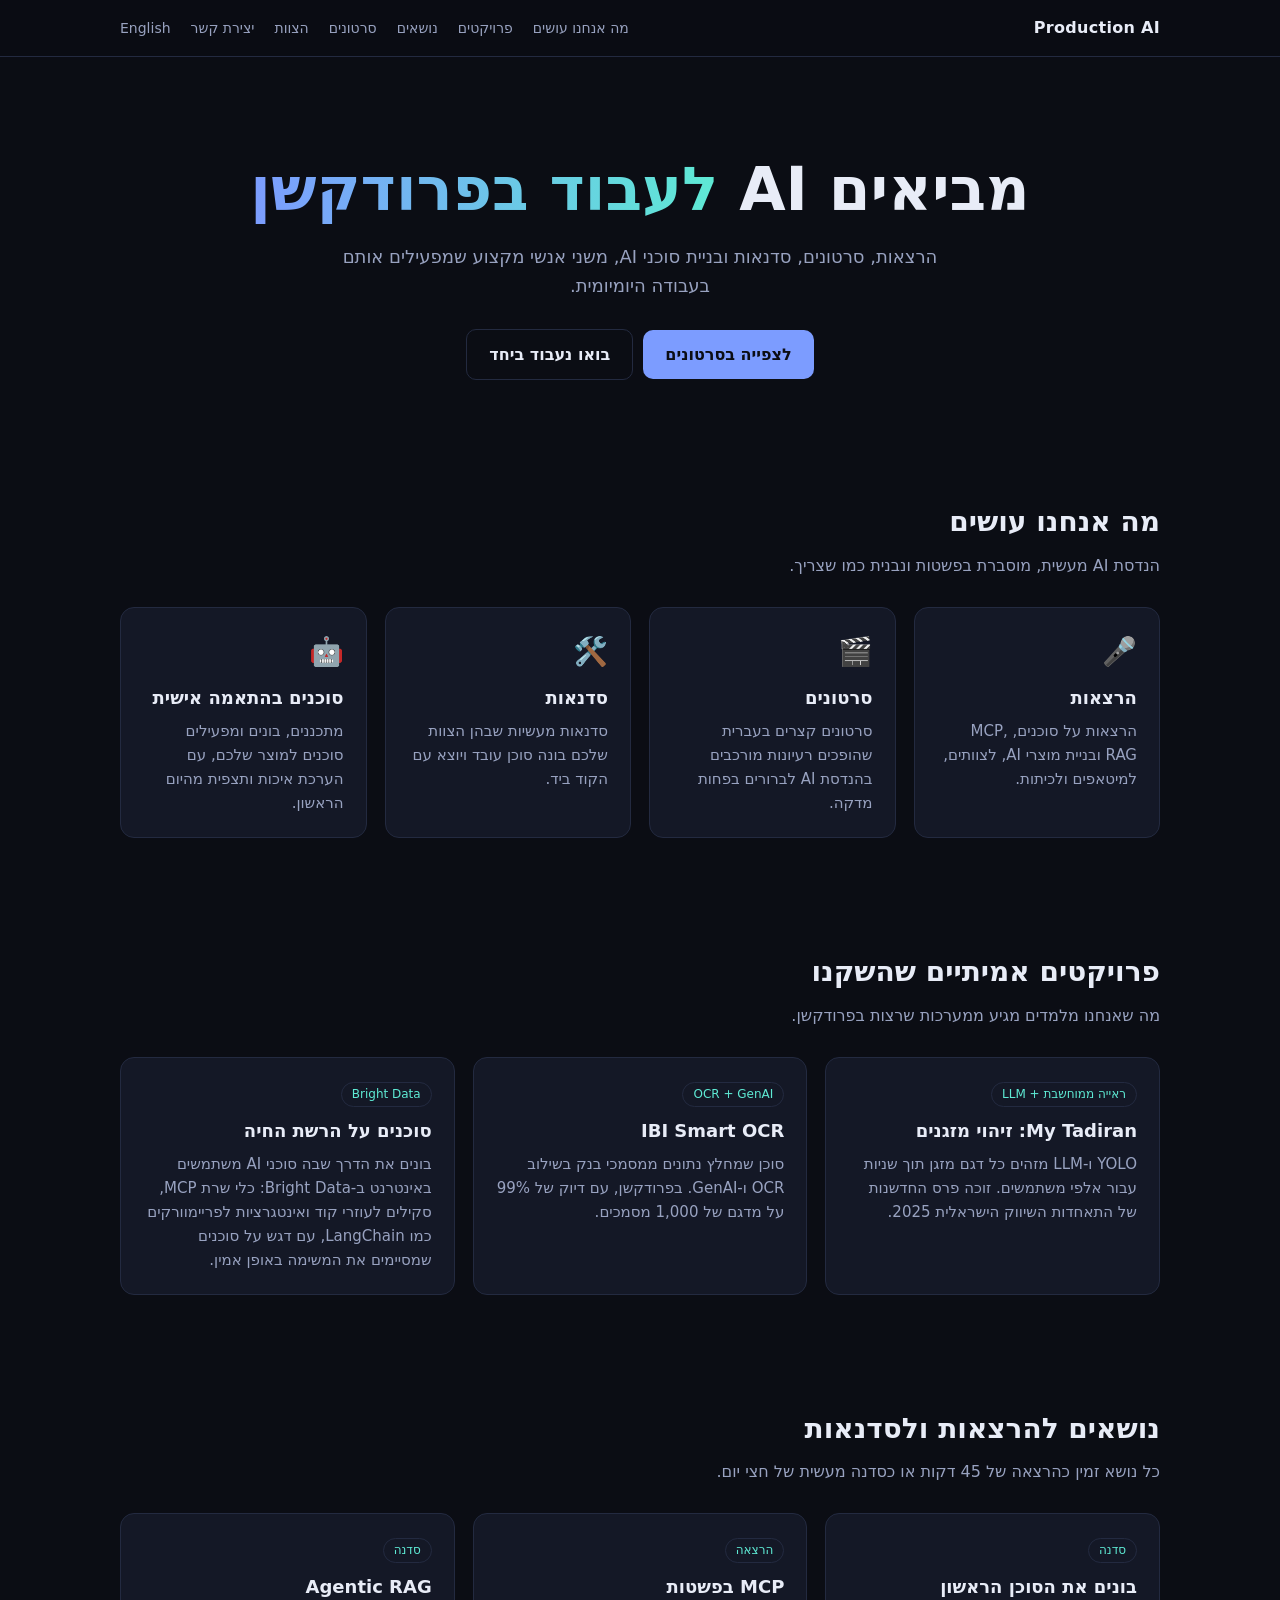
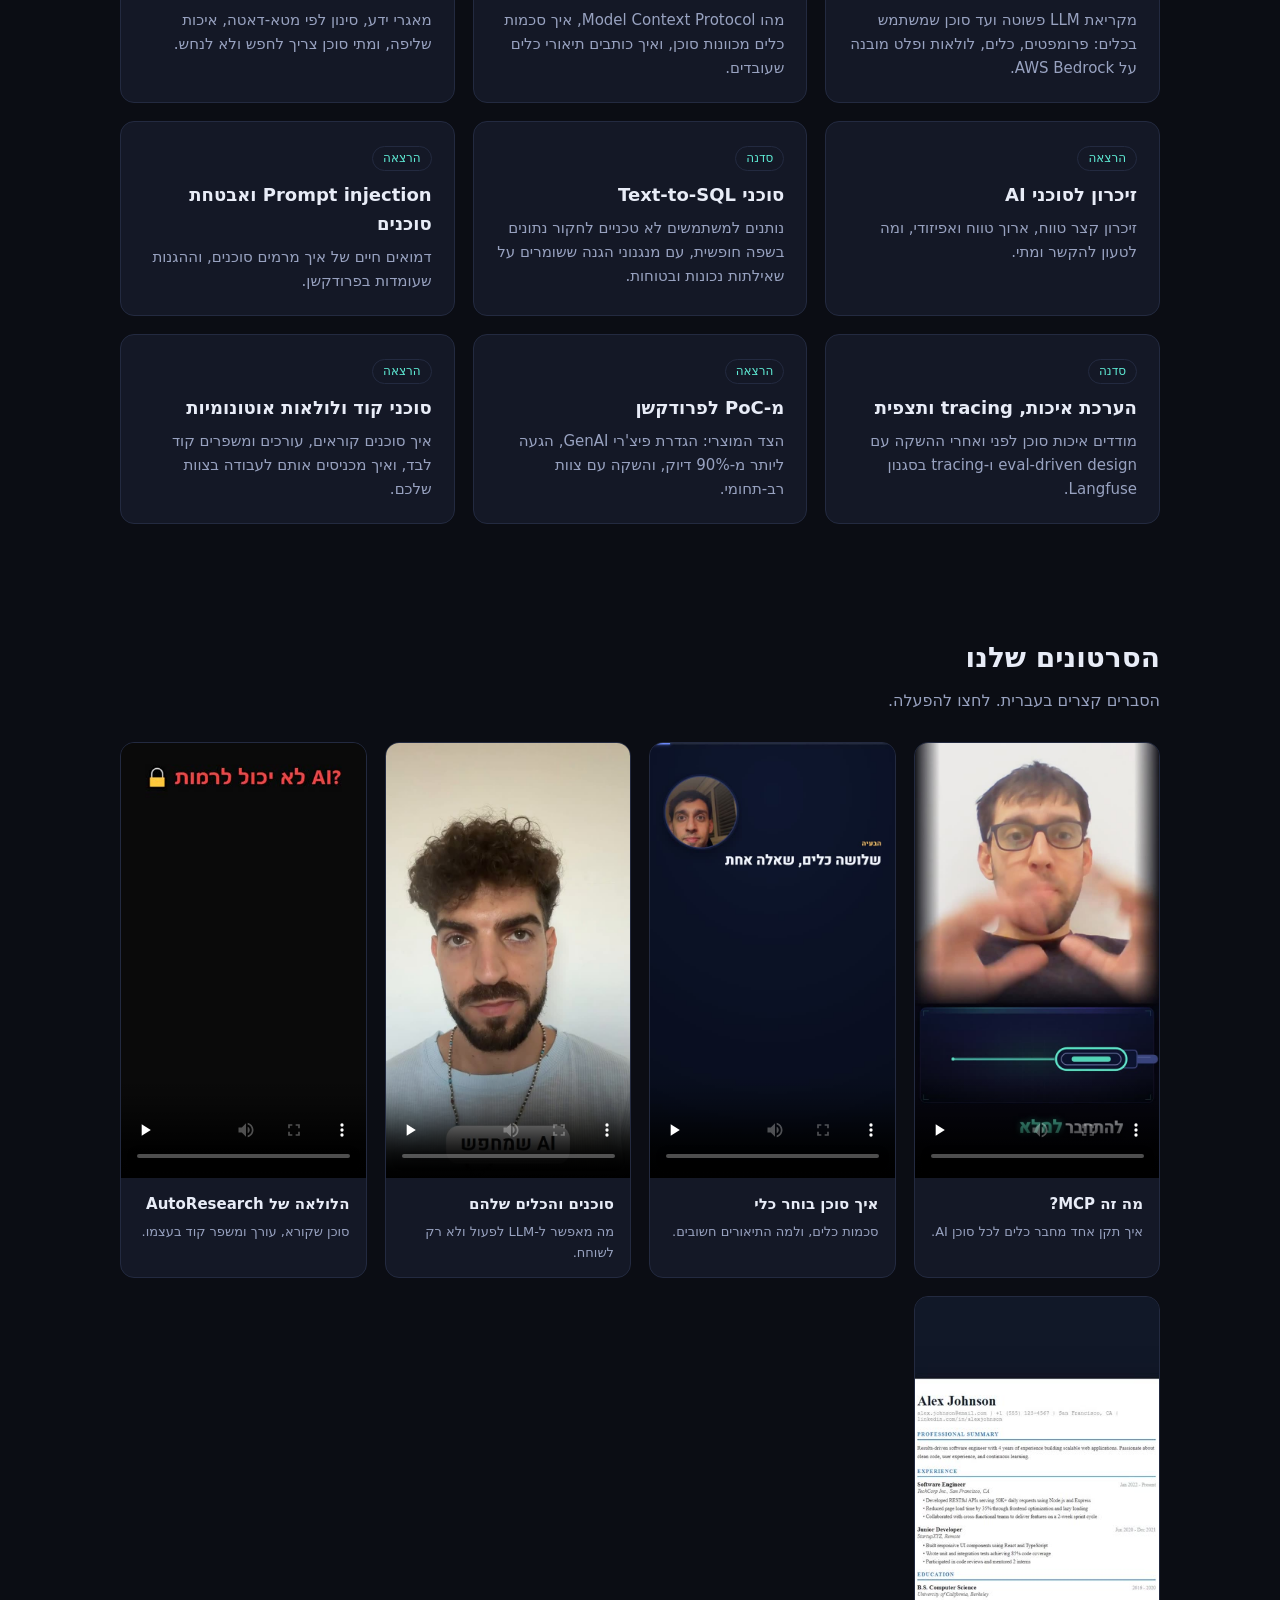
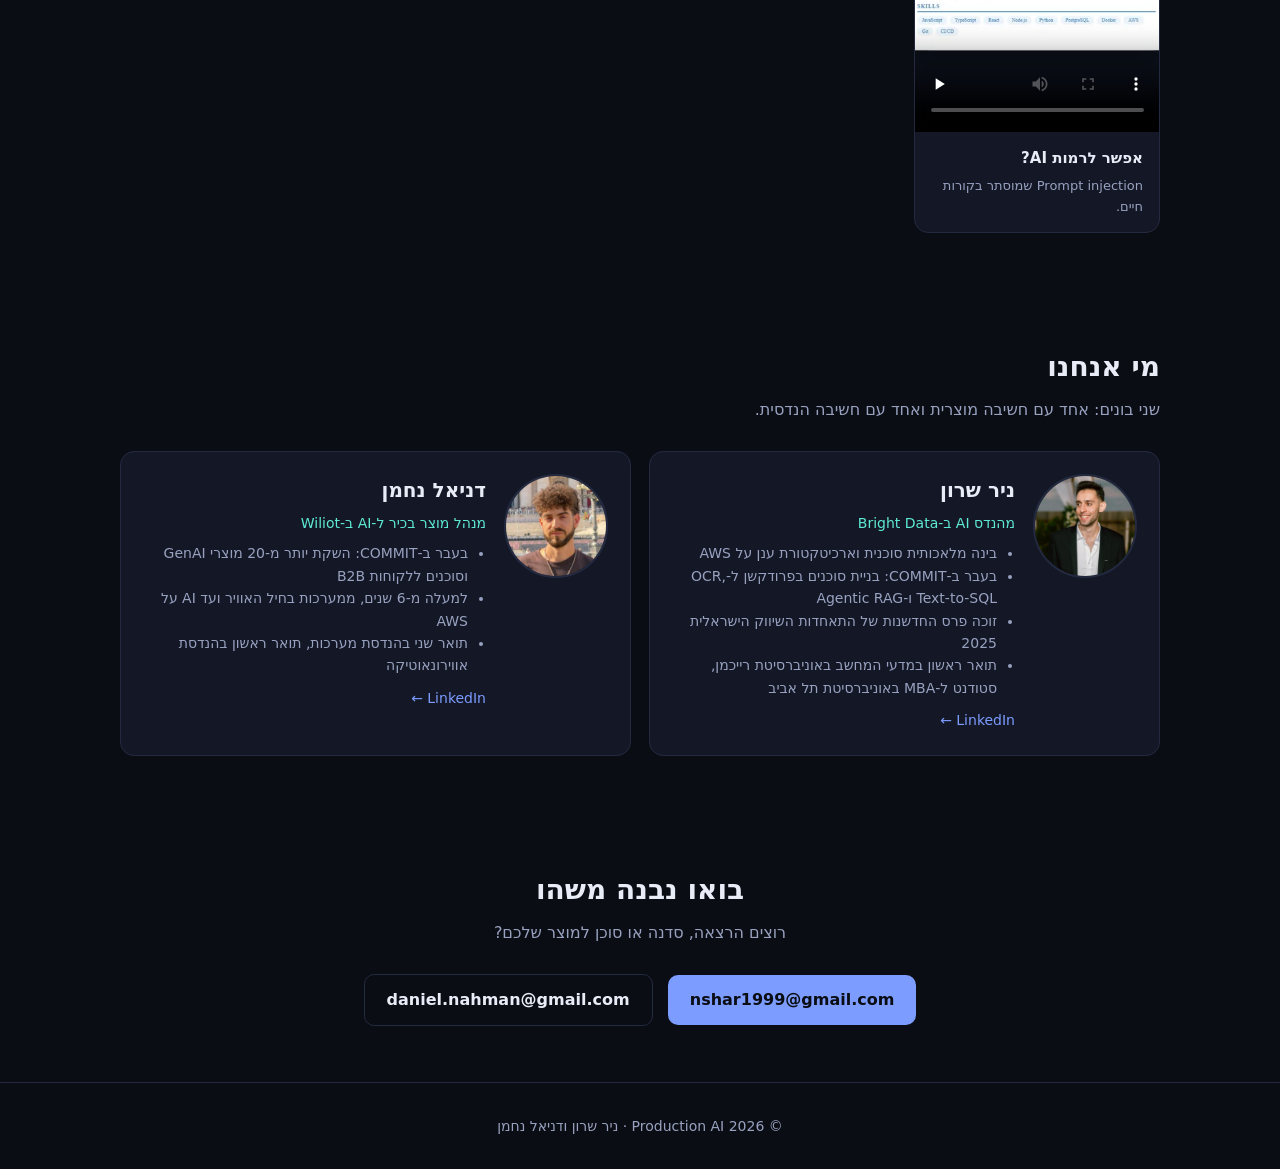
<file: he.html>
<!doctype html>
<html lang="he" dir="rtl">
<head>
<meta charset="utf-8">
<meta name="viewport" content="width=device-width, initial-scale=1">
<title>Production AI | ניר שרון ודניאל נחמן</title>
<meta name="description" content="הרצאות, סרטונים, סדנאות ובניית סוכני AI בהתאמה אישית עם ניר שרון ודניאל נחמן.">
<style>
:root{--bg:#0b0d14;--card:#141826;--line:#232a40;--text:#e8ecf7;--mute:#98a2c0;--accent:#7c9cff;--accent2:#5eead4}
*{box-sizing:border-box;margin:0}
html{scroll-behavior:smooth}
body{background:var(--bg);color:var(--text);font:16px/1.6 system-ui,-apple-system,"Segoe UI",Arial,sans-serif}
a{color:var(--accent);text-decoration:none}
.wrap{max-width:1080px;margin:0 auto;padding:0 20px}
nav{position:sticky;top:0;background:#0b0d14ee;backdrop-filter:blur(8px);border-bottom:1px solid var(--line);z-index:5}
nav .wrap{display:flex;justify-content:space-between;align-items:center;height:56px}
nav b{letter-spacing:.3px}
nav div a{margin-right:20px;color:var(--mute);font-size:14px}
nav div a:hover{color:var(--text)}
.hero{padding:96px 0 64px;text-align:center}
.hero h1{font-size:clamp(34px,7vw,60px);line-height:1.2;margin-bottom:18px}
.hero h1 span{background:linear-gradient(90deg,var(--accent),var(--accent2));-webkit-background-clip:text;background-clip:text;color:transparent}
.hero p{color:var(--mute);max-width:620px;margin:0 auto 28px;font-size:18px}
.btn{display:inline-block;padding:12px 22px;border-radius:10px;background:var(--accent);color:#0b0d14;font-weight:600}
.btn.ghost{background:none;border:1px solid var(--line);color:var(--text);margin-right:10px}
section{padding:56px 0}
h2{font-size:28px;margin-bottom:8px}
.sub{color:var(--mute);margin-bottom:28px}
.grid{display:grid;gap:18px}
.offers{grid-template-columns:repeat(auto-fit,minmax(220px,1fr))}
.card{background:var(--card);border:1px solid var(--line);border-radius:14px;padding:22px}
.card h3{font-size:18px;margin-bottom:6px}
.card p{color:var(--mute);font-size:15px}
.icon{font-size:28px;margin-bottom:10px}
.videos{grid-template-columns:repeat(auto-fill,minmax(230px,1fr))}
.vid{padding:0;overflow:hidden}
.vid video{width:100%;aspect-ratio:9/16;object-fit:cover;background:#000;display:block}
.vid .t{padding:14px 16px}
.vid h3{font-size:15px}
.vid p{font-size:13px;color:var(--mute)}
.people{grid-template-columns:repeat(auto-fit,minmax(300px,1fr))}
.person{display:flex;gap:18px;align-items:flex-start}
.person img{width:104px;height:104px;border-radius:50%;object-fit:cover;border:2px solid var(--line);flex:none}
.person h3{font-size:20px}
.role{color:var(--accent2);font-size:14px;margin-bottom:8px}
.person ul{padding-right:18px;color:var(--mute);font-size:14px}
.topics{grid-template-columns:repeat(auto-fit,minmax(260px,1fr))}
.tag{display:inline-block;font-size:12px;padding:2px 10px;border-radius:99px;border:1px solid var(--line);color:var(--accent2);margin-bottom:10px}
.in{display:inline-block;margin-top:10px;font-size:14px}
footer{border-top:1px solid var(--line);padding:32px 0;color:var(--mute);font-size:14px;text-align:center}
</style>
</head>
<body>
<nav><div class="wrap"><b>Production AI</b><div><a href="#what">מה אנחנו עושים</a><a href="#projects">פרויקטים</a><a href="#topics">נושאים</a><a href="#videos">סרטונים</a><a href="#team">הצוות</a><a href="#contact">יצירת קשר</a><a href="index.html" hreflang="en">English</a></div></div></nav>

<header class="hero"><div class="wrap">
<h1>מביאים AI <span>לעבוד בפרודקשן</span></h1>
<p>הרצאות, סרטונים, סדנאות ובניית סוכני AI, משני אנשי מקצוע שמפעילים אותם בעבודה היומיומית.</p>
<a class="btn" href="#videos">לצפייה בסרטונים</a><a class="btn ghost" href="#contact">בואו נעבוד ביחד</a>
</div></header>

<section id="what"><div class="wrap">
<h2>מה אנחנו עושים</h2><p class="sub">הנדסת AI מעשית, מוסברת בפשטות ונבנית כמו שצריך.</p>
<div class="grid offers">
<div class="card"><div class="icon">🎤</div><h3>הרצאות</h3><p>הרצאות על סוכנים, MCP, RAG ובניית מוצרי AI, לצוותים, למיטאפים ולכיתות.</p></div>
<div class="card"><div class="icon">🎬</div><h3>סרטונים</h3><p>סרטונים קצרים בעברית שהופכים רעיונות מורכבים בהנדסת AI לברורים בפחות מדקה.</p></div>
<div class="card"><div class="icon">🛠️</div><h3>סדנאות</h3><p>סדנאות מעשיות שבהן הצוות שלכם בונה סוכן עובד ויוצא עם הקוד ביד.</p></div>
<div class="card"><div class="icon">🤖</div><h3>סוכנים בהתאמה אישית</h3><p>מתכננים, בונים ומפעילים סוכנים למוצר שלכם, עם הערכת איכות ותצפית מהיום הראשון.</p></div>
</div></div></section>

<section id="projects"><div class="wrap">
<h2>פרויקטים אמיתיים שהשקנו</h2><p class="sub">מה שאנחנו מלמדים מגיע ממערכות שרצות בפרודקשן.</p>
<div class="grid topics">
<div class="card"><span class="tag">ראייה ממוחשבת + LLM</span><h3>My Tadiran: זיהוי מזגנים</h3><p>YOLO ו-LLM מזהים כל דגם מזגן תוך שניות עבור אלפי משתמשים. זוכה פרס החדשנות של התאחדות השיווק הישראלית 2025.</p></div>
<div class="card"><span class="tag">OCR + GenAI</span><h3>IBI Smart OCR</h3><p>סוכן שמחלץ נתונים ממסמכי בנק בשילוב OCR ו-GenAI. בפרודקשן, עם דיוק של 99% על מדגם של 1,000 מסמכים.</p></div>
<div class="card"><span class="tag">Bright Data</span><h3>סוכנים על הרשת החיה</h3><p>בונים את הדרך שבה סוכני AI משתמשים באינטרנט ב-Bright Data: כלי שרת MCP, סקילים לעוזרי קוד ואינטגרציות לפריימוורקים כמו LangChain, עם דגש על סוכנים שמסיימים את המשימה באופן אמין.</p></div>
</div></div></section>
<section id="topics"><div class="wrap">
<h2>נושאים להרצאות ולסדנאות</h2><p class="sub">כל נושא זמין כהרצאה של 45 דקות או כסדנה מעשית של חצי יום.</p>
<div class="grid topics">
<div class="card"><span class="tag">סדנה</span><h3>בונים את הסוכן הראשון</h3><p>מקריאת LLM פשוטה ועד סוכן שמשתמש בכלים: פרומפטים, כלים, לולאות ופלט מובנה על AWS Bedrock.</p></div>
<div class="card"><span class="tag">הרצאה</span><h3>MCP בפשטות</h3><p>מהו Model Context Protocol, איך סכמות כלים מכוונות סוכן, ואיך כותבים תיאורי כלים שעובדים.</p></div>
<div class="card"><span class="tag">סדנה</span><h3>Agentic RAG</h3><p>מאגרי ידע, סינון לפי מטא-דאטה, איכות שליפה, ומתי סוכן צריך לחפש ולא לנחש.</p></div>
<div class="card"><span class="tag">הרצאה</span><h3>זיכרון לסוכני AI</h3><p>זיכרון קצר טווח, ארוך טווח ואפיזודי, ומה לטעון להקשר ומתי.</p></div>
<div class="card"><span class="tag">סדנה</span><h3>סוכני Text-to-SQL</h3><p>נותנים למשתמשים לא טכניים לחקור נתונים בשפה חופשית, עם מנגנוני הגנה ששומרים על שאילתות נכונות ובטוחות.</p></div>
<div class="card"><span class="tag">הרצאה</span><h3>Prompt injection ואבטחת סוכנים</h3><p>דמואים חיים של איך מרמים סוכנים, וההגנות שעומדות בפרודקשן.</p></div>
<div class="card"><span class="tag">סדנה</span><h3>הערכת איכות, tracing ותצפית</h3><p>מודדים איכות סוכן לפני ואחרי ההשקה עם eval-driven design ו-tracing בסגנון Langfuse.</p></div>
<div class="card"><span class="tag">הרצאה</span><h3>מ-PoC לפרודקשן</h3><p>הצד המוצרי: הגדרת פיצ'רי GenAI, הגעה ליותר מ-90% דיוק, והשקה עם צוות רב-תחומי.</p></div>
<div class="card"><span class="tag">הרצאה</span><h3>סוכני קוד ולולאות אוטונומיות</h3><p>איך סוכנים קוראים, עורכים ומשפרים קוד לבד, ואיך מכניסים אותם לעבודה בצוות שלכם.</p></div>
</div></div></section>

<section id="videos"><div class="wrap">
<h2>הסרטונים שלנו</h2><p class="sub">הסברים קצרים בעברית. לחצו להפעלה.</p>
<div class="grid videos">
<div class="card vid"><video controls preload="none" playsinline poster="posters/mcp-explained.jpg" src="videos/mcp-explained.mp4"></video><div class="t"><h3>מה זה MCP?</h3><p>איך תקן אחד מחבר כלים לכל סוכן AI.</p></div></div>
<div class="card vid"><video controls preload="none" playsinline poster="posters/mcp-tool-schema.jpg" src="videos/mcp-tool-schema.mp4"></video><div class="t"><h3>איך סוכן בוחר כלי</h3><p>סכמות כלים, ולמה התיאורים חשובים.</p></div></div>
<div class="card vid"><video controls preload="none" playsinline poster="posters/agent-tools.jpg" src="videos/agent-tools.mp4"></video><div class="t"><h3>סוכנים והכלים שלהם</h3><p>מה מאפשר ל-LLM לפעול ולא רק לשוחח.</p></div></div>
<div class="card vid"><video controls preload="none" playsinline poster="posters/autoresearch.jpg" src="videos/autoresearch.mp4"></video><div class="t"><h3>הלולאה של AutoResearch</h3><p>סוכן שקורא, עורך ומשפר קוד בעצמו.</p></div></div>
<div class="card vid"><video controls preload="none" playsinline poster="posters/prompt-injection.jpg" src="videos/prompt-injection.mp4"></video><div class="t"><h3>אפשר לרמות AI?</h3><p>Prompt injection שמוסתר בקורות חיים.</p></div></div>
</div></div></section>

<section id="team"><div class="wrap">
<h2>מי אנחנו</h2><p class="sub">שני בונים: אחד עם חשיבה מוצרית ואחד עם חשיבה הנדסית.</p>
<div class="grid people">
<div class="card person"><img src="img/nir.png" alt="ניר שרון"><div><h3>ניר שרון</h3><div class="role">מהנדס AI ב-Bright Data</div>
<ul><li>בינה מלאכותית סוכנית וארכיטקטורת ענן על AWS</li><li>בעבר ב-COMMIT: בניית סוכנים בפרודקשן ל-OCR, Text-to-SQL ו-Agentic RAG</li><li>זוכה פרס החדשנות של התאחדות השיווק הישראלית 2025</li><li>תואר ראשון במדעי המחשב באוניברסיטת רייכמן, סטודנט ל-MBA באוניברסיטת תל אביב</li></ul>
<a class="in" href="https://www.linkedin.com/in/nir-sharon-b76b2b27a/" target="_blank" rel="noopener">LinkedIn ←</a></div></div>
<div class="card person"><img src="img/daniel.jpg" alt="דניאל נחמן"><div><h3>דניאל נחמן</h3><div class="role">מנהל מוצר בכיר ל-AI ב-Wiliot</div>
<ul><li>בעבר ב-COMMIT: השקת יותר מ-20 מוצרי GenAI וסוכנים ללקוחות B2B</li><li>למעלה מ-6 שנים, ממערכות בחיל האוויר ועד AI על AWS</li><li>תואר שני בהנדסת מערכות, תואר ראשון בהנדסת אווירונאוטיקה</li></ul>
<a class="in" href="https://www.linkedin.com/in/daniel-nahman-990b09152/" target="_blank" rel="noopener">LinkedIn ←</a></div></div>
</div></div></section>

<section id="contact"><div class="wrap" style="text-align:center">
<h2>בואו נבנה משהו</h2><p class="sub">רוצים הרצאה, סדנה או סוכן למוצר שלכם?</p>
<a class="btn" href="mailto:nshar1999@gmail.com">nshar1999@gmail.com</a>
<a class="btn ghost" href="mailto:daniel.nahman@gmail.com">daniel.nahman@gmail.com</a>
</div></section>

<footer>© 2026 Production AI · ניר שרון ודניאל נחמן</footer>
</body>
</html>
</file>
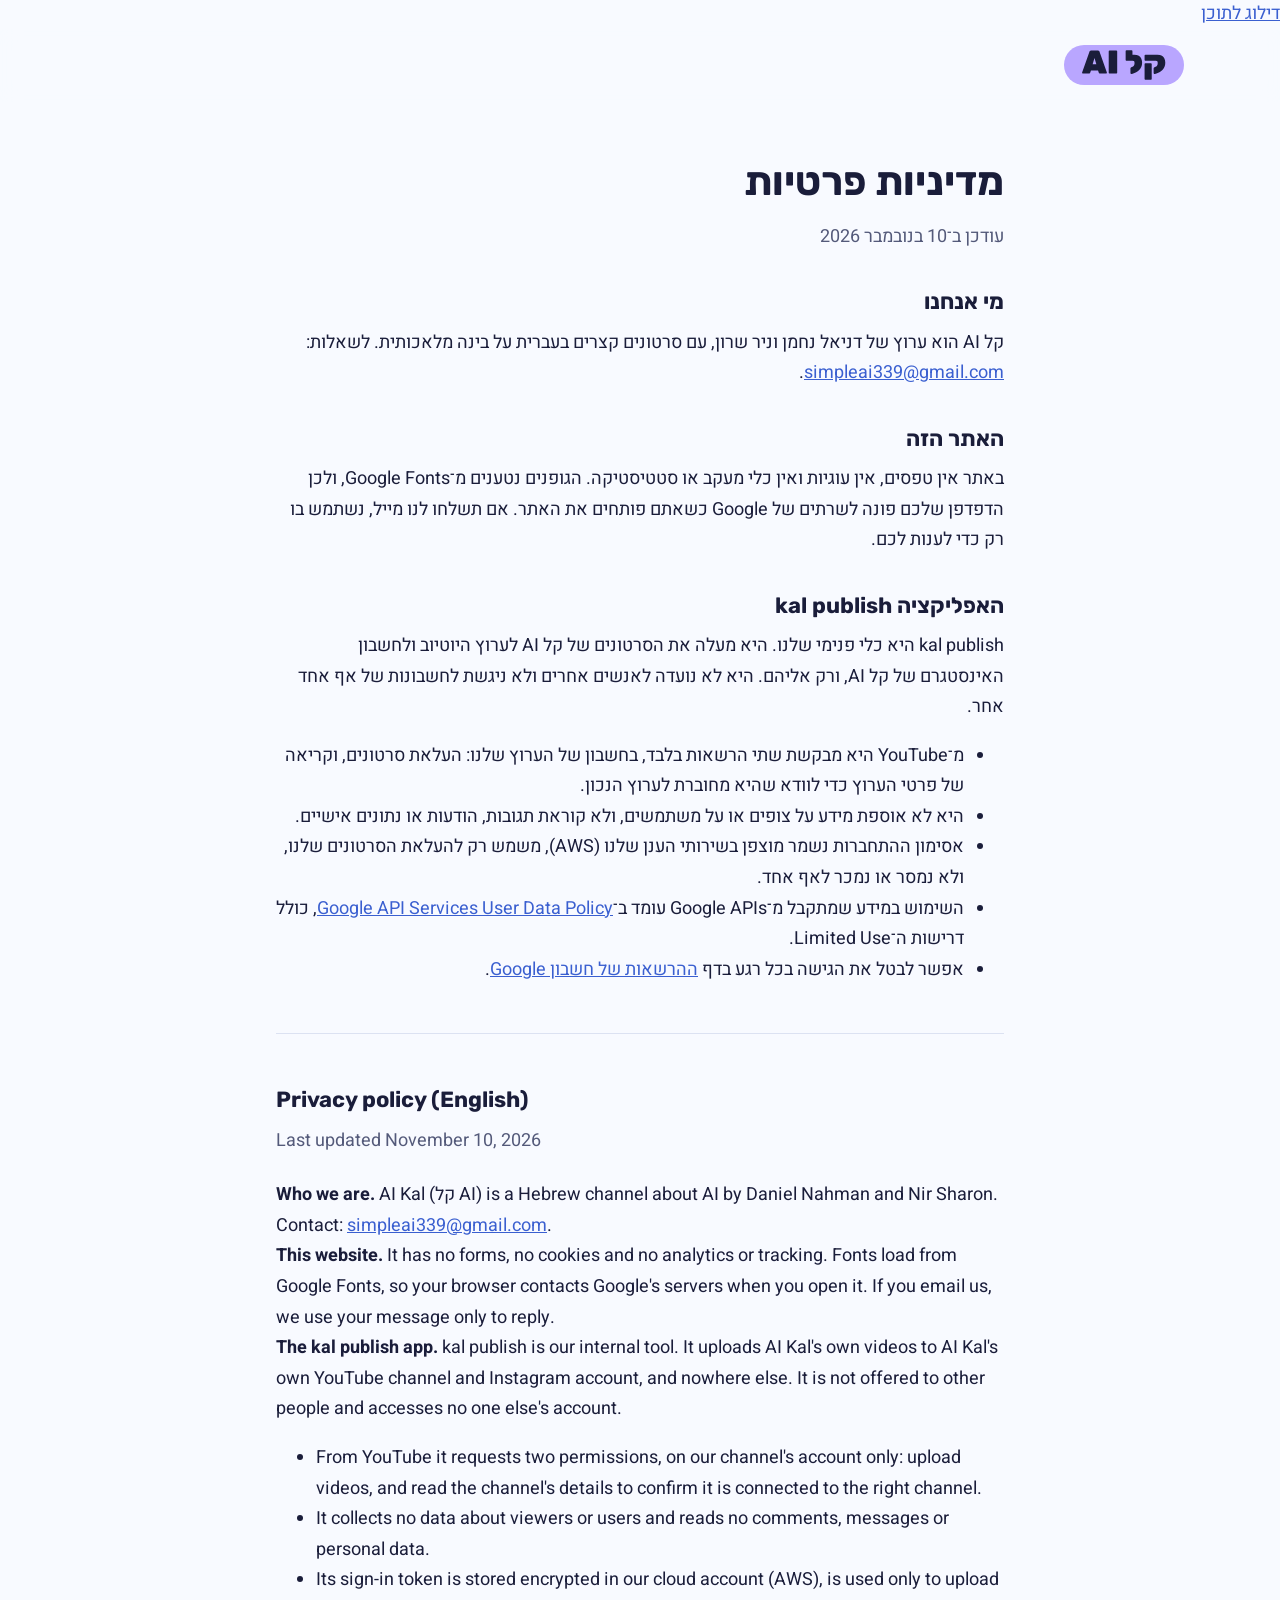
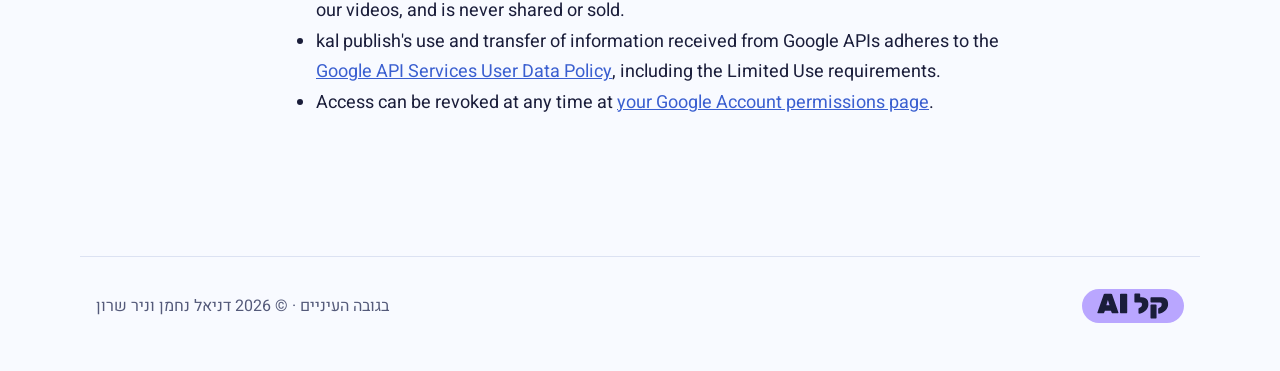
<file: privacy.html>
<!doctype html>
<html lang="he" dir="rtl">
<head>
<meta charset="utf-8">
<meta name="viewport" content="width=device-width, initial-scale=1, viewport-fit=cover">
<title>מדיניות פרטיות · AI קל</title>
<meta name="description" content="מדיניות הפרטיות של האתר AI קל ושל האפליקציה kal publish, שמעלה את הסרטונים שלנו לערוצים שלנו.">
<meta name="theme-color" content="#F8FAFF">
<link rel="icon" href="assets/ai-kal-avatar.svg" type="image/svg+xml">
<link rel="preconnect" href="https://fonts.googleapis.com">
<link rel="preconnect" href="https://fonts.gstatic.com" crossorigin>
<link rel="stylesheet" href="https://fonts.googleapis.com/css2?family=Rubik:wght@400;500;700;800;900&family=Heebo:wght@400;500&display=swap">
<link rel="stylesheet" href="styles.css">
<style>
  .policy { max-width: 760px; padding-block: 48px 72px; }
  .policy h1 { font-size: clamp(28px, 5vw, 40px); margin: 0 0 8px; }
  .policy h2 { font-size: 22px; margin: 32px 0 8px; }
  .policy p, .policy li { line-height: 1.7; }
  .policy .updated { color: var(--ink-muted, #545A7A); margin: 0 0 24px; }
  .policy hr { border: 0; border-top: 1px solid var(--border, #DCE2F2); margin: 48px 0; }
</style>
</head>
<body>
<a class="skip-link" href="#main">דילוג לתוכן</a>
<header class="top" id="top">
  <div class="wrap">
    <a class="logo" href="index.html" aria-label="AI קל, לעמוד הבית"><img src="assets/ai-kal-wordmark.svg" alt="AI קל" width="120" height="40"></a>
  </div>
</header>

<main id="main" tabindex="-1">
  <div class="wrap policy">
    <h1>מדיניות פרטיות</h1>
    <p class="updated">עודכן ב־10 בנובמבר 2026</p>

    <h2>מי אנחנו</h2>
    <p><bdi dir="ltr">AI קל</bdi> הוא ערוץ של דניאל נחמן וניר שרון, עם סרטונים קצרים בעברית על בינה מלאכותית. לשאלות: <a href="mailto:simpleai339@gmail.com">simpleai339@gmail.com</a>.</p>

    <h2>האתר הזה</h2>
    <p>באתר אין טפסים, אין עוגיות ואין כלי מעקב או סטטיסטיקה. הגופנים נטענים מ־Google Fonts, ולכן הדפדפן שלכם פונה לשרתים של Google כשאתם פותחים את האתר. אם תשלחו לנו מייל, נשתמש בו רק כדי לענות לכם.</p>

    <h2>האפליקציה kal publish</h2>
    <p>kal publish היא כלי פנימי שלנו. היא מעלה את הסרטונים של <bdi dir="ltr">AI קל</bdi> לערוץ היוטיוב ולחשבון האינסטגרם של <bdi dir="ltr">AI קל</bdi>, ורק אליהם. היא לא נועדה לאנשים אחרים ולא ניגשת לחשבונות של אף אחד אחר.</p>
    <ul>
      <li>מ־YouTube היא מבקשת שתי הרשאות בלבד, בחשבון של הערוץ שלנו: העלאת סרטונים, וקריאה של פרטי הערוץ כדי לוודא שהיא מחוברת לערוץ הנכון.</li>
      <li>היא לא אוספת מידע על צופים או על משתמשים, ולא קוראת תגובות, הודעות או נתונים אישיים.</li>
      <li>אסימון ההתחברות נשמר מוצפן בשירותי הענן שלנו (AWS), משמש רק להעלאת הסרטונים שלנו, ולא נמסר או נמכר לאף אחד.</li>
      <li>השימוש במידע שמתקבל מ־Google APIs עומד ב־<a href="https://developers.google.com/terms/api-services-user-data-policy" lang="en">Google API Services User Data Policy</a>, כולל דרישות ה־Limited Use.</li>
      <li>אפשר לבטל את הגישה בכל רגע בדף <a href="https://myaccount.google.com/permissions">ההרשאות של חשבון Google</a>.</li>
    </ul>

    <hr>

    <section lang="en" dir="ltr">
      <h2>Privacy policy (English)</h2>
      <p class="updated">Last updated November 10, 2026</p>
      <p><strong>Who we are.</strong> AI Kal (<bdi dir="rtl">AI קל</bdi>) is a Hebrew channel about AI by Daniel Nahman and Nir Sharon. Contact: <a href="mailto:simpleai339@gmail.com">simpleai339@gmail.com</a>.</p>
      <p><strong>This website.</strong> It has no forms, no cookies and no analytics or tracking. Fonts load from Google Fonts, so your browser contacts Google's servers when you open it. If you email us, we use your message only to reply.</p>
      <p><strong>The kal publish app.</strong> kal publish is our internal tool. It uploads AI Kal's own videos to AI Kal's own YouTube channel and Instagram account, and nowhere else. It is not offered to other people and accesses no one else's account.</p>
      <ul>
        <li>From YouTube it requests two permissions, on our channel's account only: upload videos, and read the channel's details to confirm it is connected to the right channel.</li>
        <li>It collects no data about viewers or users and reads no comments, messages or personal data.</li>
        <li>Its sign-in token is stored encrypted in our cloud account (AWS), is used only to upload our videos, and is never shared or sold.</li>
        <li>kal publish's use and transfer of information received from Google APIs adheres to the <a href="https://developers.google.com/terms/api-services-user-data-policy">Google API Services User Data Policy</a>, including the Limited Use requirements.</li>
        <li>Access can be revoked at any time at <a href="https://myaccount.google.com/permissions">your Google Account permissions page</a>.</li>
      </ul>
    </section>
  </div>
</main>

<footer>
  <div class="wrap">
    <a class="logo" href="index.html"><img src="assets/ai-kal-wordmark.svg" alt="AI קל" width="102" height="34"></a>
    <span class="tag">בגובה העיניים · © 2026 דניאל נחמן וניר שרון</span>
  </div>
</footer>
</body>
</html>
</file>
<file: styles.css>
/* AI קל — site styles. Tokens mirror the AI קל design system (tokens.json). */
/* layout: one flowing RTL column; soft tinted bands with big rounded corners alternate with plain ground */
:root {
  --surface: #F8FAFF; --surface-raised: #FFFFFF; --sky-soft: #E2EFFF; --lilac-soft: #EEE9FF;
  --sky: #7CB8FF; --lilac: #B9A6FF; --mint: #A8EBD2;
  --ink: #1A1D3A; --ink-muted: #545A7A; --on-bright: #1A1D3A;
  --primary: #3A5FD0; --on-primary: #FFFFFF; --lilac-ink: #5B3FC4;
  --success: #1A7050; --danger: #B93A2B; --border: #DCE2F2; --border-strong: #7A82A6; --focus: #3A5FD0;
  --shadow-soft: 0 8px 24px rgba(58, 95, 208, 0.12);
  --font-display: "Rubik", "Heebo", "Arial Hebrew", Arial, sans-serif;
  --font-body: "Heebo", "Rubik", "Arial Hebrew", Arial, sans-serif;
  --space-1: 4px; --space-2: 8px; --space-3: 12px; --space-4: 16px; --space-6: 24px; --space-8: 32px; --space-12: 48px; --space-16: 64px;
  --radius-sm: 8px; --radius-md: 16px; --radius-lg: 28px; --radius-pill: 999px;
  --max: 1120px;
}
@media (prefers-color-scheme: dark) {
  :root:not([data-theme="light"]) {
    --surface: #10131F; --surface-raised: #181C2B; --sky-soft: #1C2B45; --lilac-soft: #2A2347;
    --ink: #EEF0FA; --ink-muted: #A9AECB; --primary: #8AB4FF; --on-primary: #10131F; --lilac-ink: #C4B5FF;
    --success: #5FD39B; --danger: #FF8A7A; --border: #2B3150; --focus: #8AB4FF;
    --shadow-soft: 0 8px 24px rgba(0, 0, 0, 0.4); color-scheme: dark;
  }
}
:root[data-theme="dark"] {
  --surface: #10131F; --surface-raised: #181C2B; --sky-soft: #1C2B45; --lilac-soft: #2A2347;
  --ink: #EEF0FA; --ink-muted: #A9AECB; --primary: #8AB4FF; --on-primary: #10131F; --lilac-ink: #C4B5FF;
  --success: #5FD39B; --danger: #FF8A7A; --border: #2B3150; --focus: #8AB4FF;
  --shadow-soft: 0 8px 24px rgba(0, 0, 0, 0.4); color-scheme: dark;
}

*, *::before, *::after { box-sizing: border-box; }
html { scroll-behavior: smooth; scroll-padding-top: 88px; }
body { margin: 0; background: var(--surface); color: var(--ink); font-family: var(--font-body); font-size: 18px; line-height: 1.6; -webkit-font-smoothing: antialiased; }
img { max-width: 100%; height: auto; display: block; }
a { color: var(--primary); }
h1, h2, h3 { font-family: var(--font-display); margin: 0; text-wrap: balance; }
p { margin: 0; }
.ico { width: 1em; height: 1em; flex: none; display: inline-block; vertical-align: -0.14em; }
.wrap { max-width: var(--max); margin: 0 auto; padding-left: max(16px, env(safe-area-inset-left, 0px)); padding-right: max(16px, env(safe-area-inset-right, 0px)); }
.sr-only { position: absolute; width: 1px; height: 1px; overflow: hidden; clip: rect(0 0 0 0); white-space: nowrap; }
:focus-visible { outline: 2px solid var(--focus); outline-offset: 2px; border-radius: 6px; }
.ltr { direction: ltr; unicode-bidi: isolate; display: inline-block; }

/* type scale (design system) */
.display { font-size: clamp(38px, 6vw, 56px); line-height: 1.1; font-weight: 800; }
.h2 { font-size: clamp(30px, 4.2vw, 40px); line-height: 1.15; font-weight: 700; }
.h3 { font-size: 22px; line-height: 1.3; font-weight: 500; }
.lead { font-size: 20px; color: var(--ink-muted); max-width: 34ch; }
.eyebrow { font-family: var(--font-display); font-size: 15px; font-weight: 500; color: var(--lilac-ink); }
.mark { box-shadow: inset 0 -0.36em 0 var(--mint); padding: 0 0.06em; border-radius: 4px; -webkit-box-decoration-break: clone; box-decoration-break: clone; }

/* buttons */
.btn { display: inline-flex; align-items: center; gap: var(--space-2); font-family: var(--font-display); font-weight: 500; font-size: 18px; text-decoration: none; border-radius: var(--radius-pill); padding: 14px 26px; border: 1.5px solid var(--border-strong); color: var(--ink); background: transparent; cursor: pointer; transition: transform .2s ease, background-color .2s ease; }
.btn:hover { transform: translateY(-2px); }
.btn-primary { background: var(--primary); border-color: var(--primary); color: var(--on-primary); }
.btn .ico { width: 20px; height: 20px; }

/* header */
.top { position: sticky; top: env(safe-area-inset-top, 0px); z-index: 20; background: color-mix(in srgb, var(--surface) 88%, transparent); backdrop-filter: blur(10px); border-bottom: 1px solid transparent; transition: border-color .2s; }
.top.scrolled { border-bottom-color: var(--border); }
body::before { content: ""; position: fixed; inset: 0 0 auto; height: env(safe-area-inset-top, 0px); z-index: 30; background: var(--surface); }
.top .wrap { display: flex; align-items: center; gap: var(--space-6); min-height: 72px; }
.logo { display: inline-flex; flex: none; }
.logo img { height: 40px; width: auto; }
.nav { display: flex; gap: var(--space-6); margin-inline-start: auto; font-family: var(--font-display); font-size: 16px; }
.nav a { color: var(--ink); text-decoration: none; padding: 6px 2px; border-bottom: 2px solid transparent; }
.nav a:hover { border-bottom-color: var(--lilac); }
.top .btn { padding: 10px 20px; font-size: 16px; }
.menu-btn { display: none; margin-inline-start: auto; background: none; border: 1.5px solid var(--border-strong); color: var(--ink); border-radius: var(--radius-pill); padding: 8px 16px; font: 500 16px var(--font-display); cursor: pointer; }

/* hero */
.hero { padding-block: var(--space-12) var(--space-16); overflow: hidden; }
.hero .wrap { display: grid; grid-template-columns: 1.05fr 1fr; gap: var(--space-8); align-items: center; }
.hero-copy { display: flex; flex-direction: column; gap: var(--space-6); min-width: 0; }
.hero-actions { display: flex; flex-wrap: wrap; gap: var(--space-3); }
.trust { display: flex; flex-wrap: wrap; gap: var(--space-4); font-size: 15px; color: var(--ink-muted); }
.trust span { display: inline-flex; align-items: center; gap: 6px; }
.trust .ico { color: var(--success); width: 18px; height: 18px; }
.hero-art { position: relative; aspect-ratio: 1 / 0.92; min-width: 0; }
.hero-art .blob { position: absolute; border-radius: var(--radius-lg); }
.hero-art .b1 { inset: 8% 0 6% 22%; background: var(--sky); border-radius: 40px; }
.hero-art .b2 { width: 34%; aspect-ratio: 1; left: 2%; top: 14%; background: var(--lilac); border-radius: 50%; }
.hero-art .b3 { width: 9%; aspect-ratio: 1; left: 30%; top: 4%; background: var(--mint); border-radius: 50%; }
.hero-art .b4 { width: 5%; aspect-ratio: 1; left: 12%; top: 62%; background: var(--lilac-soft); border-radius: 50%; }
.hero-art img { position: absolute; width: 96%; left: 2%; bottom: 0; filter: drop-shadow(0 18px 30px rgba(26, 29, 58, .18)); animation: floaty 6s ease-in-out infinite; }
.bubble { position: absolute; background: var(--surface-raised); color: var(--ink); border-radius: var(--radius-md); box-shadow: var(--shadow-soft); padding: 10px 16px; font: 500 16px/1.3 var(--font-display); }
.bubble.q { top: 6%; right: 4%; background: var(--lilac-soft); }
.bubble.a { bottom: 14%; left: 0; display: flex; gap: 8px; align-items: center; }
.bubble.a .ico { color: var(--success); width: 22px; height: 22px; }
@keyframes floaty { 0%, 100% { transform: translateY(0); } 50% { transform: translateY(-8px); } }

/* sections */
.section { padding-block: var(--space-16); }
.band { border-radius: 48px; padding-block: var(--space-16); margin-inline: clamp(8px, 2vw, 24px); }
.band.lilac { background: var(--lilac-soft); }
.band.sky { background: var(--sky-soft); }
.sec-head { display: flex; flex-direction: column; gap: var(--space-3); margin-bottom: var(--space-8); max-width: 640px; }
.sec-head p { color: var(--ink-muted); }

/* problem picker */
.chips { display: flex; flex-wrap: wrap; gap: var(--space-2); margin-bottom: var(--space-6); }
.chip { display: inline-flex; align-items: center; gap: 8px; font: 500 16px var(--font-display); padding: 10px 18px; border-radius: var(--radius-pill); border: 1.5px solid var(--border); background: var(--surface-raised); color: var(--ink); cursor: pointer; transition: background-color .2s, border-color .2s; }
.chip .ico { width: 20px; height: 20px; }
.chip:hover { border-color: var(--border-strong); }
.chip[aria-pressed="true"] { background: var(--lilac); border-color: var(--lilac); color: var(--on-bright); }
.cards { display: grid; grid-template-columns: repeat(auto-fill, minmax(300px, 1fr)); gap: var(--space-4); align-items: start; }
.card { background: var(--surface-raised); border-radius: var(--radius-lg); box-shadow: var(--shadow-soft); overflow: hidden; transition: transform .25s ease; min-width: 0; }
.card[hidden] { display: none; }
.card summary { list-style: none; cursor: pointer; padding: var(--space-6); display: flex; flex-direction: column; gap: var(--space-3); }
.card summary::-webkit-details-marker { display: none; }
.card:hover { transform: translateY(-3px); }
.card .meta { display: flex; justify-content: space-between; align-items: center; gap: var(--space-2); }
.cat { display: inline-flex; align-items: center; gap: 6px; font: 500 14px var(--font-display); color: var(--ink-muted); }
.cat .ico { width: 18px; height: 18px; }
.tool { font: 700 14px var(--font-display); background: var(--lilac); color: var(--on-bright); border-radius: var(--radius-pill); padding: 3px 12px; white-space: nowrap; }
.card h3 { font-size: 24px; line-height: 1.2; font-weight: 700; }
.more { display: inline-flex; align-items: center; gap: 6px; font: 500 16px var(--font-display); color: var(--primary); }
.more .ico { width: 18px; height: 18px; transition: transform .25s; }
.card[open] .more .ico { transform: rotate(180deg); }
.steps { list-style: none; margin: 0; padding: 0 var(--space-6) var(--space-6); display: flex; flex-direction: column; gap: var(--space-3); counter-reset: s; }
.steps li { counter-increment: s; display: flex; gap: var(--space-3); align-items: flex-start; background: var(--sky-soft); border-radius: var(--radius-md); padding: 12px 14px; }
.steps li::before { content: counter(s); flex: none; width: 30px; height: 30px; border-radius: 50%; background: var(--sky); color: var(--on-bright); display: grid; place-items: center; font: 900 15px var(--font-display); }
.steps q { quotes: "\201D" "\201C"; font-weight: 500; }
.card[open] .steps { animation: open .35s ease-out; }
@keyframes open { from { opacity: 0; transform: translateY(-6px); } to { opacity: 1; transform: none; } }
.empty-note { margin-top: var(--space-6); color: var(--ink-muted); font-size: 16px; }

/* how it works */
.how { display: grid; grid-template-columns: repeat(3, 1fr); gap: var(--space-4); margin: 0; padding: 0; }
.how li { list-style: none; background: var(--surface-raised); border-radius: var(--radius-lg); padding: var(--space-8) var(--space-6); display: flex; flex-direction: column; gap: var(--space-3); position: relative; min-width: 0; }
.how .num { width: 52px; height: 52px; border-radius: 50%; display: grid; place-items: center; color: var(--on-bright); }
.how .num .ico { width: 26px; height: 26px; }
.how p { color: var(--ink-muted); font-size: 17px; }
.safe { margin-top: var(--space-6); display: flex; gap: var(--space-4); align-items: flex-start; background: var(--surface-raised); border-radius: var(--radius-lg); padding: var(--space-6); border: 1.5px solid var(--border); }
.safe .ico { color: var(--danger); width: 28px; height: 28px; margin-top: 2px; }
.safe b { font-family: var(--font-display); }

/* tools */
.tools { display: grid; grid-template-columns: repeat(3, 1fr); gap: var(--space-4); }
.tool-card { border: 1.5px solid var(--border); border-radius: var(--radius-lg); padding: var(--space-6); display: flex; flex-direction: column; gap: var(--space-2); background: var(--surface-raised); min-width: 0; }
.tool-card .name { font: 700 22px var(--font-display); }
.tool-card .free { align-self: flex-start; font: 500 13px var(--font-display); color: var(--success); display: inline-flex; gap: 4px; align-items: center; }
.tool-card .free .ico { width: 16px; height: 16px; }
.tool-card p { color: var(--ink-muted); font-size: 17px; }

/* hosts */
.hosts .wrap { display: grid; grid-template-columns: 1fr 1.1fr; gap: var(--space-12); align-items: center; }
.hosts-art { position: relative; }
.hosts-art::before { content: ""; position: absolute; inset: 10% 6% 0; background: var(--lilac); border-radius: 50% 50% 40px 40px; }
.hosts-art img { position: relative; }
.people { display: grid; gap: var(--space-4); }
.person { background: var(--surface-raised); border-radius: var(--radius-lg); padding: var(--space-6); box-shadow: var(--shadow-soft); display: flex; flex-direction: column; gap: var(--space-2); }
.person .row { display: flex; justify-content: space-between; align-items: baseline; gap: var(--space-3); flex-wrap: wrap; }
.person h3 { font-size: 24px; font-weight: 700; }
.person .role { font: 500 15px var(--font-display); color: var(--lilac-ink); }
.person p { color: var(--ink-muted); font-size: 17px; }
.person a { display: inline-flex; align-items: center; gap: 6px; font: 500 15px var(--font-display); text-decoration: none; }
.person a .ico { width: 18px; height: 18px; }

/* orgs + contact */
.orgs { display: grid; grid-template-columns: 1.2fr 1fr; gap: var(--space-8); align-items: start; }
.offer { display: grid; gap: var(--space-3); }
.offer div { display: flex; gap: var(--space-4); align-items: flex-start; background: var(--surface-raised); border-radius: var(--radius-md); padding: var(--space-4) var(--space-6); }
.offer .ico { width: 26px; height: 26px; color: var(--lilac-ink); margin-top: 4px; }
.offer b { font-family: var(--font-display); display: block; font-size: 19px; }
.offer span { color: var(--ink-muted); font-size: 17px; }
.contact { background: var(--surface-raised); border-radius: var(--radius-lg); padding: var(--space-8); display: flex; flex-direction: column; gap: var(--space-4); box-shadow: var(--shadow-soft); }
.mail-row { display: flex; align-items: center; justify-content: space-between; gap: var(--space-3); border: 1.5px solid var(--border); border-radius: var(--radius-md); padding: 10px 14px; flex-wrap: wrap; }
.mail-row code { font: 500 16px var(--font-body); direction: ltr; user-select: all; }
.copy { font: 500 14px var(--font-display); background: var(--sky-soft); color: var(--ink); border: 0; border-radius: var(--radius-pill); padding: 6px 14px; cursor: pointer; }

/* footer */
footer { padding-block: var(--space-12); }
footer .wrap { display: flex; flex-wrap: wrap; align-items: center; justify-content: space-between; gap: var(--space-4); border-top: 1px solid var(--border); padding-top: var(--space-8); }
footer .tag { color: var(--ink-muted); font-size: 16px; }
footer .logo img { height: 34px; }

/* gentle reveal: content is visible at rest; JS adds .rise only to elements below the fold */
.rise { transform: translateY(18px); opacity: .001; transition: transform .6s cubic-bezier(.2, .8, .2, 1), opacity .6s ease; }
.rise.in { transform: none; opacity: 1; }

@media (max-width: 900px) {
  .hero .wrap, .hosts .wrap, .orgs { grid-template-columns: 1fr; }
  .hero-art { max-width: 520px; width: 100%; margin: 0 auto; }
  .how, .tools { grid-template-columns: 1fr; }
  .nav { display: none; }
  .top .btn { display: none; }
  .menu-btn { display: inline-flex; }
  .nav.open { display: flex; position: absolute; top: 72px; right: 0; left: 0; flex-direction: column; gap: 0; background: var(--surface); border-bottom: 1px solid var(--border); padding: var(--space-2) max(16px, env(safe-area-inset-right, 0px)) var(--space-4) max(16px, env(safe-area-inset-left, 0px)); }
  .nav.open a { padding: 12px 0; font-size: 18px; }
  .band { border-radius: 32px; }
  .section, .band { padding-block: var(--space-12); }
}
@media (max-width: 480px) {
  .bubble { font-size: 14px; padding: 8px 12px; }
  .cards { grid-template-columns: 1fr; }
}
@media (prefers-reduced-motion: reduce) {
  html { scroll-behavior: auto; }
  *, *::before, *::after { animation: none !important; transition: none !important; }
  .rise { transform: none; opacity: 1; }
}

/* ---------- motion layer ---------- */
/* load sequence: plays once, ends visible */
.load { animation: rise-in .8s cubic-bezier(.2, .8, .2, 1) both; animation-delay: calc(var(--d, 0) * 110ms + 80ms); }
@keyframes rise-in { from { opacity: 0; transform: translateY(22px); } to { opacity: 1; transform: none; } }
.hero .mark { animation: mark-sweep .7s ease-out .75s both; }
@keyframes mark-sweep { from { box-shadow: inset 0 0 0 var(--mint); } to { box-shadow: inset 0 -0.36em 0 var(--mint); } }

/* hero: blobs drift, parallax via --px/--py set by JS */
.hero-art .blob { transition: translate .5s ease-out; translate: calc(var(--px, 0) * var(--k, 10px)) calc(var(--py, 0) * var(--k, 10px)); }
.hero-art .b1 { --k: -6px; }
.hero-art .b2 { --k: 16px; animation: drift 9s ease-in-out infinite; }
.hero-art .b3 { --k: 26px; animation: drift 7s ease-in-out infinite reverse; }
.hero-art .b4 { --k: 34px; animation: drift 11s ease-in-out infinite; }
@keyframes drift { 0%, 100% { transform: translate(0, 0); } 33% { transform: translate(6px, -10px); } 66% { transform: translate(-8px, 6px); } }

/* hero chat bubbles: question pops, typing dots, answer */
.bubble { transition: opacity .35s ease, transform .45s cubic-bezier(.2, .9, .3, 1.3); }
.bubble.hide { opacity: 0; transform: translateY(10px) scale(.96); }
.bubble.a .dots { display: none; gap: 4px; padding: 4px 2px; }
.bubble.a.typing .dots { display: inline-flex; }
.bubble.a.typing .ans { display: none; }
.bubble.a .ans { display: inline-flex; gap: 8px; align-items: center; }
.dots i { width: 7px; height: 7px; border-radius: 50%; background: var(--ink-muted); animation: dot 1s ease-in-out infinite; }
.dots i:nth-child(2) { animation-delay: .15s; } .dots i:nth-child(3) { animation-delay: .3s; }
@keyframes dot { 0%, 100% { opacity: .3; transform: translateY(0); } 50% { opacity: 1; transform: translateY(-3px); } }

/* staggered reveal */
.rise { transition-delay: calc(var(--i, 0) * 90ms); }

/* problem cards */
.tool { direction: ltr; }
.how-to { padding: 0 var(--space-6) var(--space-6); display: flex; flex-direction: column; gap: var(--space-3); }
.how-to .steps { padding: 0; }
.what { display: flex; gap: 10px; align-items: flex-start; font-size: 16px; color: var(--ink); background: var(--lilac-soft); border-radius: var(--radius-md); padding: 12px 14px; }
.what .ico { width: 22px; height: 22px; color: var(--lilac-ink); margin-top: 2px; }
.card[open] .how-to { animation: open .4s ease-out; }
.card[open] .steps li { animation: rise-in .45s cubic-bezier(.2, .8, .2, 1) both; }
.card[open] .steps li:nth-child(2) { animation-delay: .08s; } .card[open] .steps li:nth-child(3) { animation-delay: .16s; }
.card[open] { box-shadow: 0 0 0 2px var(--lilac), var(--shadow-soft); }
.chip { transition: background-color .2s, border-color .2s, transform .2s; }
.chip:active { transform: scale(.96); }

/* how it works: discs pop */
.how li.in .num { animation: pop .6s cubic-bezier(.2, .9, .3, 1.5) both; animation-delay: calc(var(--i, 0) * 120ms + 150ms); }
@keyframes pop { from { transform: scale(.4); } to { transform: none; } }

/* features grid */
.feats { display: grid; grid-template-columns: repeat(4, 1fr); gap: var(--space-4); }
.feat { background: var(--surface-raised); border: 1.5px solid var(--border); border-radius: var(--radius-lg); padding: var(--space-6); display: flex; flex-direction: column; gap: var(--space-2); min-width: 0; transition: transform .3s cubic-bezier(.2, .9, .3, 1.3), box-shadow .3s, border-color .3s; }
.feat:hover { transform: translateY(-6px) rotate(-.6deg); box-shadow: var(--shadow-soft); border-color: var(--lilac); }
.feat-ico { width: 52px; height: 52px; border-radius: 16px; display: grid; place-items: center; background: var(--sky-soft); color: var(--ink); transition: transform .4s cubic-bezier(.2, .9, .3, 1.5), background-color .3s; }
.feat:nth-child(even) .feat-ico { background: var(--lilac-soft); }
.feat-ico .ico { width: 26px; height: 26px; }
.feat:hover .feat-ico { transform: rotate(-10deg) scale(1.08); background: var(--lilac); color: var(--on-bright); }
.feat b { font: 700 21px var(--font-display); }
.feat p { color: var(--ink-muted); font-size: 16px; line-height: 1.5; }
.where { margin-top: auto; padding-top: var(--space-2); font: 500 13px var(--font-display); color: var(--lilac-ink); }

/* ribbon marquee */
.ribbon { overflow: hidden; padding-block: var(--space-6); direction: ltr; mask-image: linear-gradient(90deg, transparent, #000 10%, #000 90%, transparent); -webkit-mask-image: linear-gradient(90deg, transparent, #000 10%, #000 90%, transparent); }
.ribbon-track { display: flex; width: max-content; animation: marquee 38s linear infinite; }
.ribbon:hover .ribbon-track { animation-play-state: paused; }
.ribbon-set { display: flex; align-items: center; gap: var(--space-6); padding-inline-end: var(--space-6); }
.ribbon span { font: 800 clamp(28px, 4vw, 44px) var(--font-display); color: var(--ink); white-space: nowrap; }
.ribbon span:nth-child(4n+3) { color: var(--lilac-ink); }
.ribbon i { width: 18px; height: 18px; border-radius: 50%; background: var(--sky); flex: none; }
.ribbon i:nth-child(4n) { background: var(--lilac); }
.ribbon i:nth-child(6n) { background: var(--mint); }
@keyframes marquee { from { transform: translateX(0); } to { transform: translateX(-50%); } }

@media (max-width: 1000px) { .feats { grid-template-columns: repeat(2, 1fr); } }
@media (max-width: 480px) { .feats { grid-template-columns: 1fr; } }
@media (prefers-reduced-motion: reduce) { .load { opacity: 1; transform: none; } .ribbon-track { transform: none; } .hero .mark { box-shadow: inset 0 -0.36em 0 var(--mint); } }
</file>
